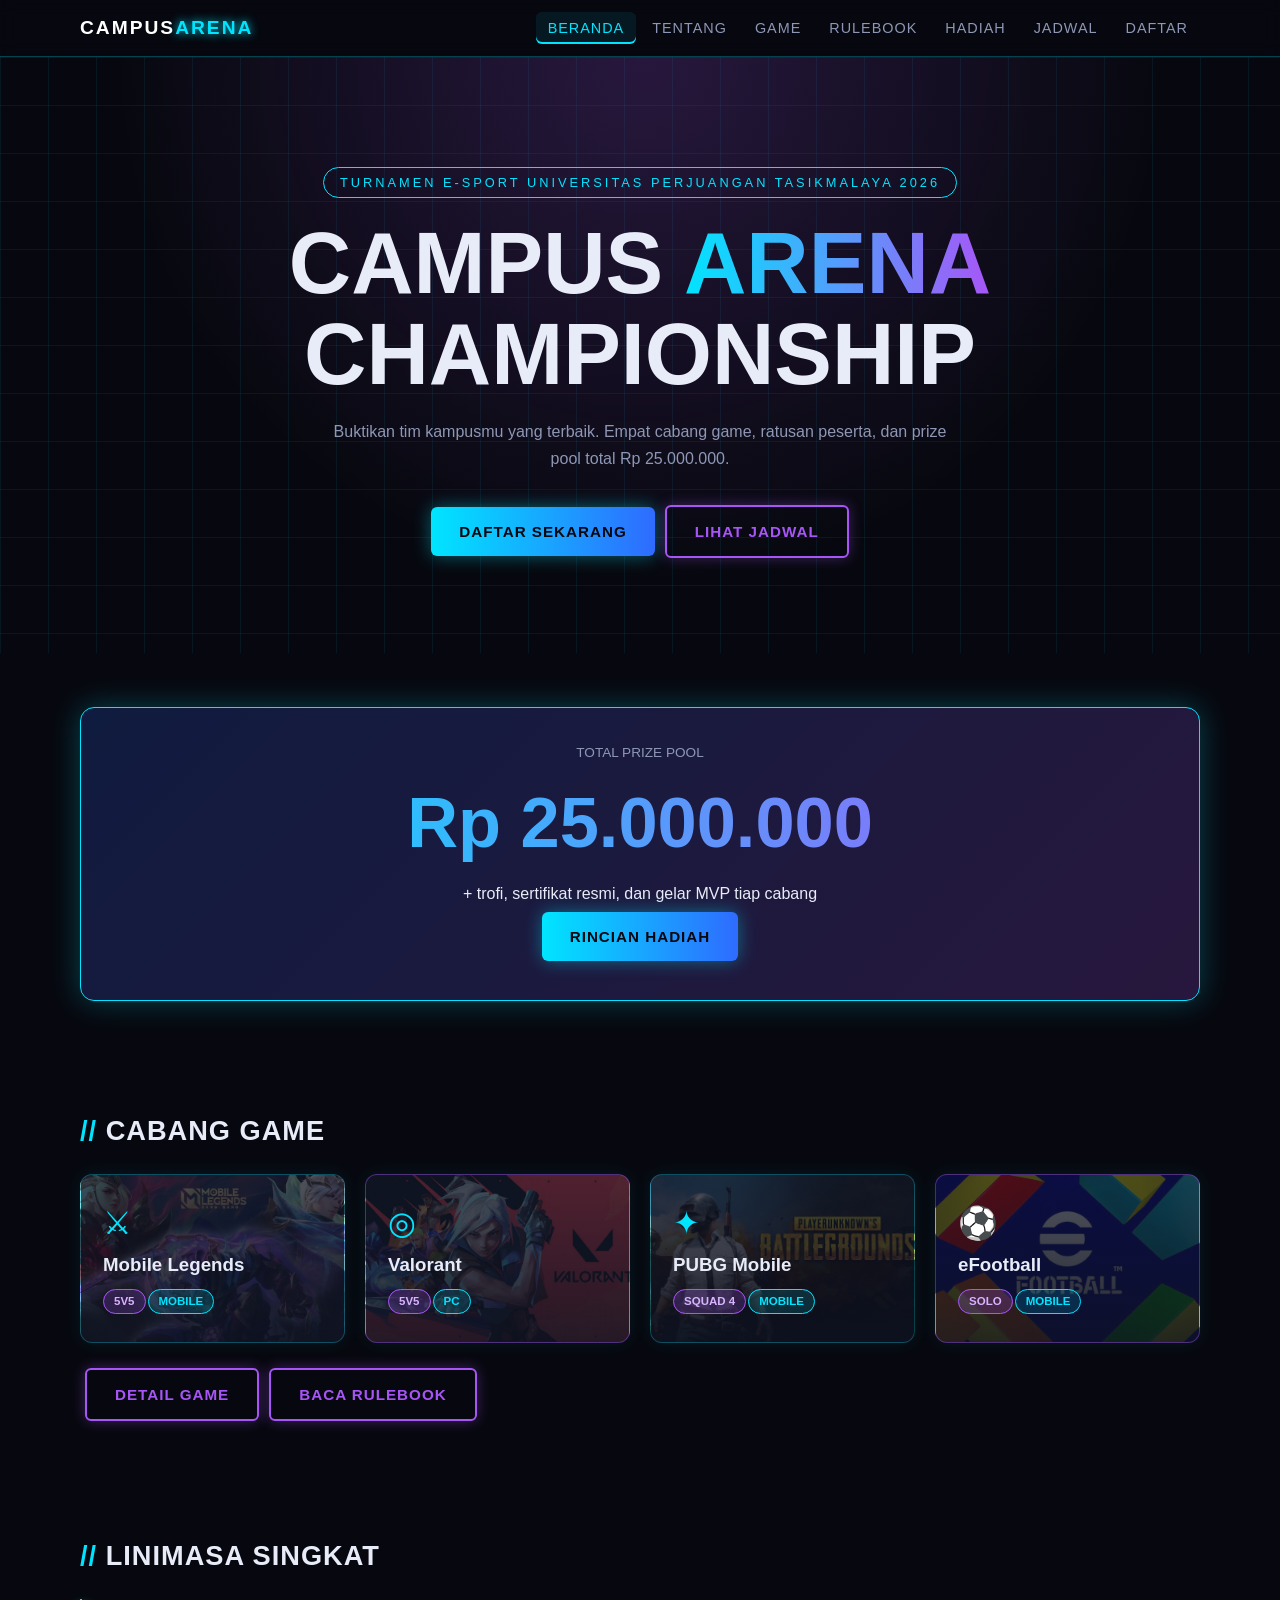
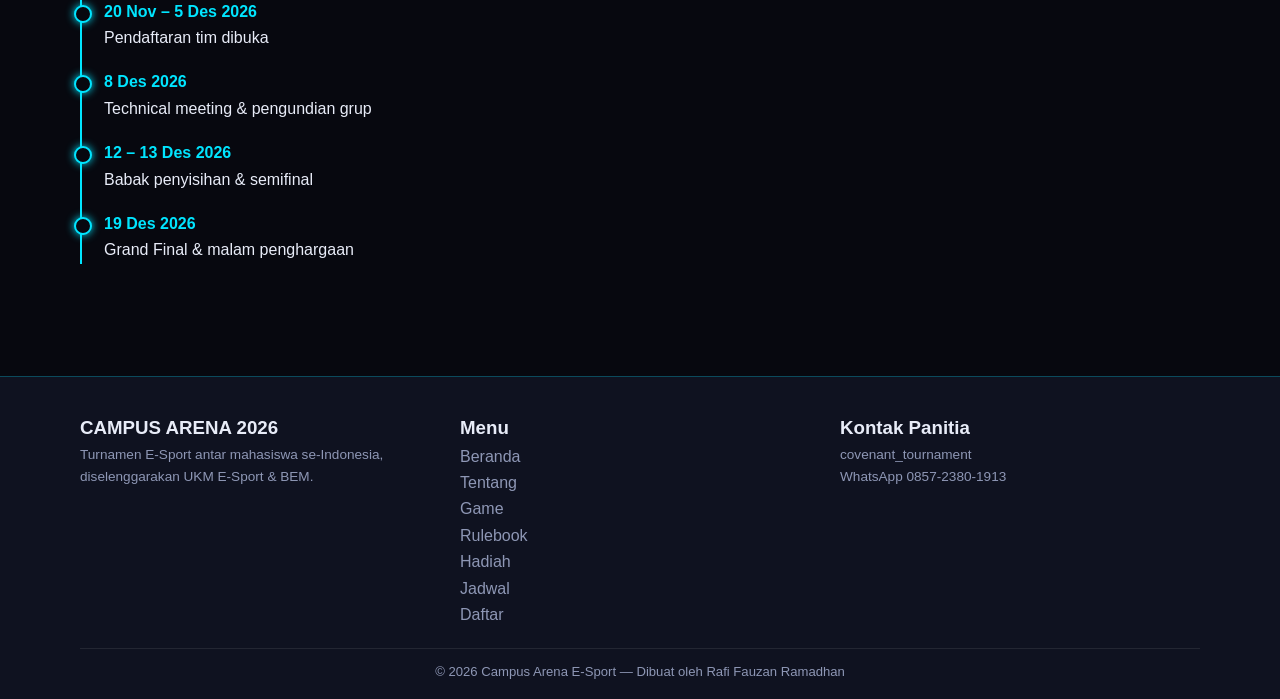
<file: index.html>
<!DOCTYPE html>
<html lang="id">

<head>
    <meta charset="UTF-8">
    <meta name="viewport" content="width=device-width,initial-scale=1">
    <title>Beranda | CAMPUS ARENA 2026</title>
    <link rel="stylesheet" href="css/style.css">
</head>

<body>
    <header id="rafi_fauzan_ramadhan_header">
        <div class="rafi_fauzan_ramadhan_wadah rafi_fauzan_ramadhan_bar"><a class="rafi_fauzan_ramadhan_logo"
                href="index.html">CAMPUS<span>ARENA</span></a>
            <button id="rafi_fauzan_ramadhan_tombol_menu" aria-label="Menu">☰</button>
            <ul id="rafi_fauzan_ramadhan_menu_nav">
                <li><a href="index.html" class="rafi_fauzan_ramadhan_aktif">Beranda</a></li>
                <li><a href="tentang.html">Tentang</a></li>
                <li><a href="game.html">Game</a></li>
                <li><a href="rulebook.html">Rulebook</a></li>
                <li><a href="hadiah.html">Hadiah</a></li>
                <li><a href="jadwal.html">Jadwal</a></li>
                <li><a href="kontak.html">Daftar</a></li>
            </ul>
        </div>
    </header>

    <section class="rafi_fauzan_ramadhan_hero">
        <div class="rafi_fauzan_ramadhan_wadah"><span class="rafi_fauzan_ramadhan_label">TURNAMEN E-SPORT UNIVERSITAS PERJUANGAN TASIKMALAYA
                2026</span>
            <h1>CAMPUS <span class="rafi_fauzan_ramadhan_neon">ARENA</span><br>CHAMPIONSHIP</h1>
            <p>Buktikan tim kampusmu yang terbaik. Empat cabang game, ratusan peserta, dan prize pool total Rp
                25.000.000.</p>
            <a class="rafi_fauzan_ramadhan_tombol" href="kontak.html">Daftar Sekarang</a><a
                class="rafi_fauzan_ramadhan_tombol rafi_fauzan_ramadhan_tombol_garis" href="jadwal.html">Lihat
                Jadwal</a>
        </div>
    </section>
    <section class="rafi_fauzan_ramadhan_seksi">
        <div class="rafi_fauzan_ramadhan_wadah">
            <div class="rafi_fauzan_ramadhan_prize">
                <p class="rafi_fauzan_ramadhan_info">TOTAL PRIZE POOL</p>
                <p class="rafi_fauzan_ramadhan_angka rafi_fauzan_ramadhan_neon">Rp 25.000.000</p>
                <p>+ trofi, sertifikat resmi, dan gelar MVP tiap cabang</p><a class="rafi_fauzan_ramadhan_tombol"
                    href="hadiah.html">Rincian Hadiah</a>
            </div>
        </div>
    </section>
    <section class="rafi_fauzan_ramadhan_seksi">
        <div class="rafi_fauzan_ramadhan_wadah">
            <h2>Cabang Game</h2>
            <div class="rafi_fauzan_ramadhan_grid">
                <div class="rafi_fauzan_ramadhan_kartu rafi_fauzan_ramadhan_bg_ml">
                    <p class="rafi_fauzan_ramadhan_ikon">⚔</p>
                    <h3>Mobile Legends</h3><span class="rafi_fauzan_ramadhan_badge">5v5</span><span
                        class="rafi_fauzan_ramadhan_badge rafi_fauzan_ramadhan_badge_cyan">Mobile</span>
                </div>
                <div class="rafi_fauzan_ramadhan_kartu rafi_fauzan_ramadhan_ungu rafi_fauzan_ramadhan_bg_valorant">
                    <p class="rafi_fauzan_ramadhan_ikon">◎</p>
                    <h3>Valorant</h3><span class="rafi_fauzan_ramadhan_badge">5v5</span><span
                        class="rafi_fauzan_ramadhan_badge rafi_fauzan_ramadhan_badge_cyan">PC</span>
                </div>
                <div class="rafi_fauzan_ramadhan_kartu rafi_fauzan_ramadhan_bg_pubg">
                    <p class="rafi_fauzan_ramadhan_ikon">✦</p>
                    <h3>PUBG Mobile</h3><span class="rafi_fauzan_ramadhan_badge">Squad 4</span><span
                        class="rafi_fauzan_ramadhan_badge rafi_fauzan_ramadhan_badge_cyan">Mobile</span>
                </div>
                <div class="rafi_fauzan_ramadhan_kartu rafi_fauzan_ramadhan_ungu rafi_fauzan_ramadhan_bg_efootball">
                    <p class="rafi_fauzan_ramadhan_ikon">⚽</p>
                    <h3>eFootball</h3><span class="rafi_fauzan_ramadhan_badge">Solo</span><span
                        class="rafi_fauzan_ramadhan_badge rafi_fauzan_ramadhan_badge_cyan">Mobile</span>
                </div>
            </div>
            <p style="margin-top:20px"><a class="rafi_fauzan_ramadhan_tombol rafi_fauzan_ramadhan_tombol_garis"
                    href="game.html">Detail Game</a><a
                    class="rafi_fauzan_ramadhan_tombol rafi_fauzan_ramadhan_tombol_garis" href="rulebook.html">Baca
                    Rulebook</a></p>
        </div>
    </section>
    <section class="rafi_fauzan_ramadhan_seksi">
        <div class="rafi_fauzan_ramadhan_wadah">
            <h2>Linimasa Singkat</h2>
            <ul class="rafi_fauzan_ramadhan_garis">
                <li><b>20 Nov – 5 Des 2026</b><br>Pendaftaran tim dibuka</li>
                <li><b>8 Des 2026</b><br>Technical meeting &amp; pengundian grup</li>
                <li><b>12 – 13 Des 2026</b><br>Babak penyisihan &amp; semifinal</li>
                <li><b>19 Des 2026</b><br>Grand Final &amp; malam penghargaan</li>
            </ul>
        </div>
    </section>
    <footer id="rafi_fauzan_ramadhan_footer">
        <div class="rafi_fauzan_ramadhan_wadah">
            <div class="rafi_fauzan_ramadhan_foot_grid">
                <div>
                    <h3>CAMPUS ARENA 2026</h3>
                    <p class="rafi_fauzan_ramadhan_info">Turnamen E-Sport antar mahasiswa se-Indonesia, diselenggarakan
                        UKM E-Sport &amp; BEM.</p>
                </div>
                <div>
                    <h3>Menu</h3><a href="index.html">Beranda</a><a href="tentang.html">Tentang</a><a
                        href="game.html">Game</a><a href="rulebook.html">Rulebook</a><a href="hadiah.html">Hadiah</a><a
                        href="jadwal.html">Jadwal</a><a href="kontak.html">Daftar</a>
                </div>
                <div>
                    <h3>Kontak Panitia</h3>
                    <p class="rafi_fauzan_ramadhan_info">covenant_tournament<br>WhatsApp 0857-2380-1913</p>
                </div>
            </div>
            <p class="rafi_fauzan_ramadhan_hak">© 2026 Campus Arena E-Sport — Dibuat oleh Rafi Fauzan Ramadhan</p>
        </div>
    </footer>
    <script src="js/script.js"></script>
</body>

</html>
</file>
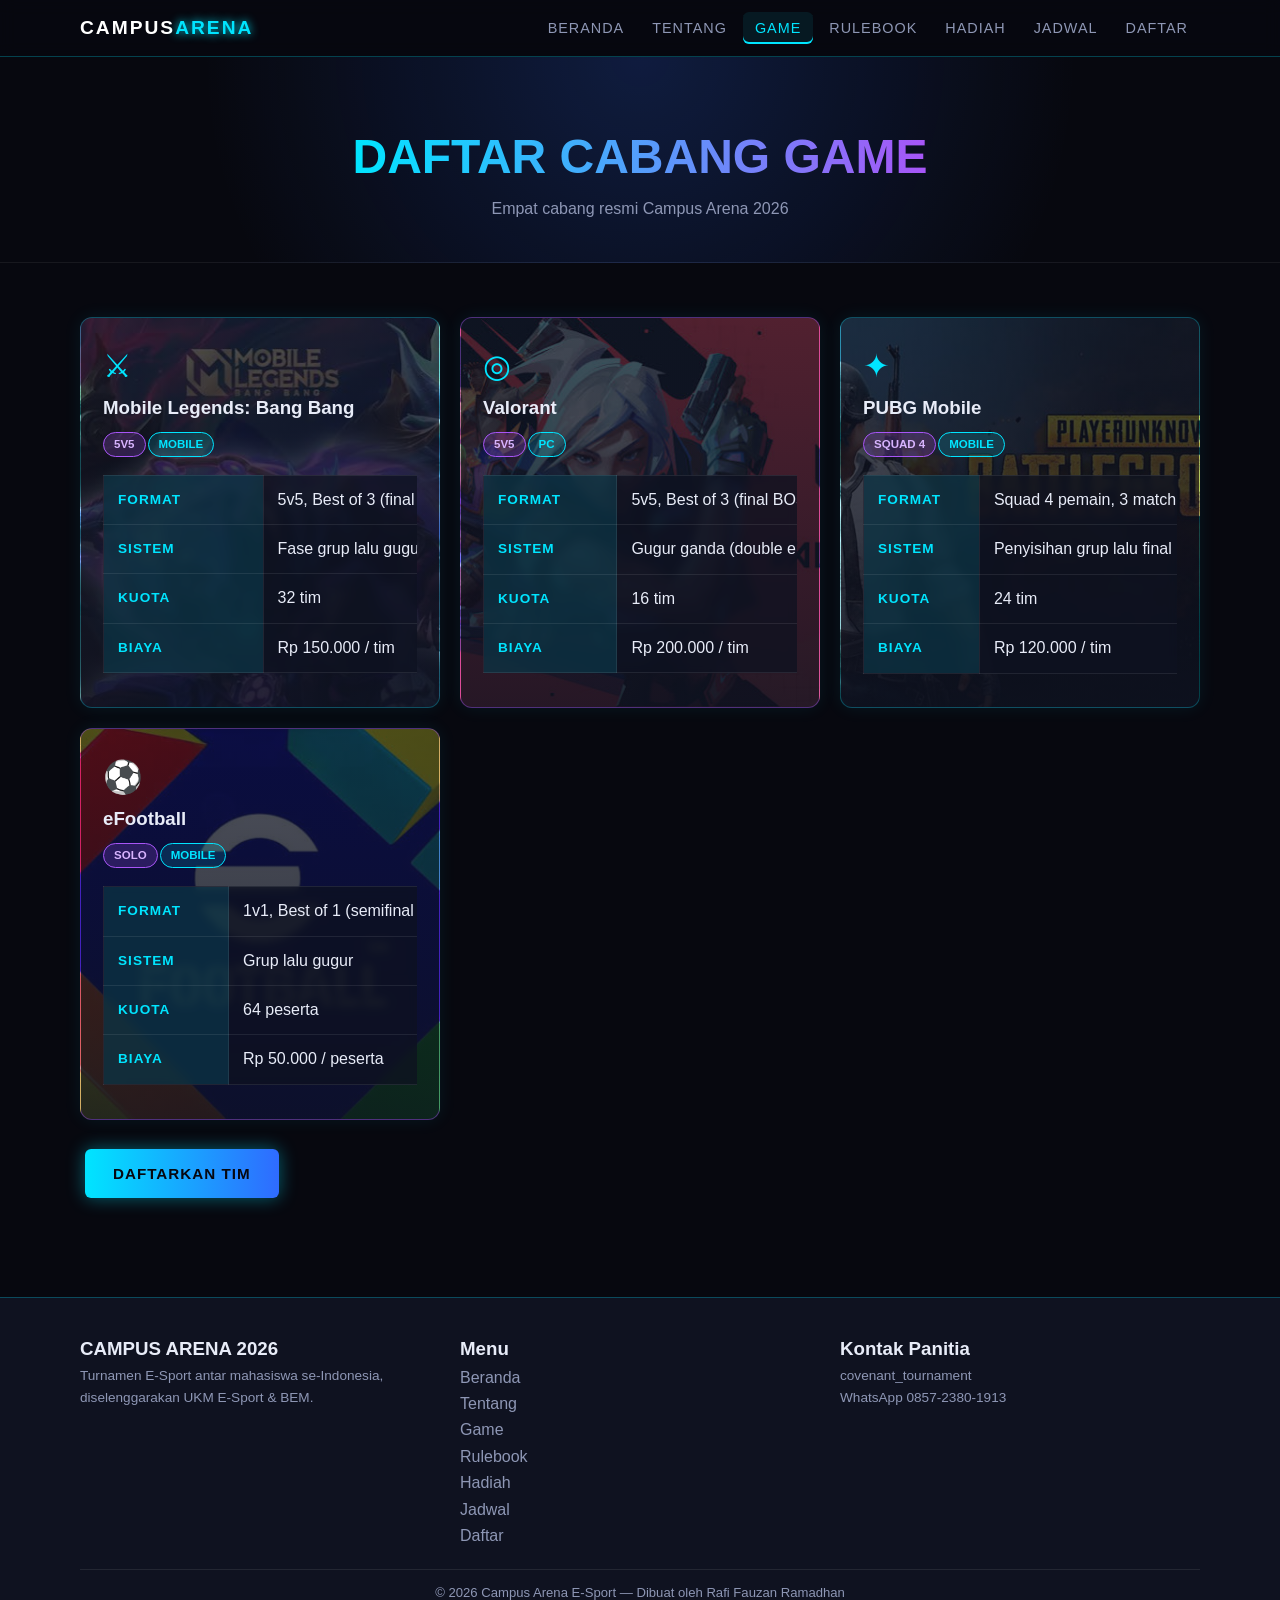
<file: game.html>
<!DOCTYPE html>
<html lang="id">

<head>
    <meta charset="UTF-8">
    <meta name="viewport" content="width=device-width,initial-scale=1">
    <title>Daftar Cabang Game | CAMPUS ARENA 2026</title>
    <link rel="stylesheet" href="css/style.css">
</head>

<body>
    <header id="rafi_fauzan_ramadhan_header">
        <div class="rafi_fauzan_ramadhan_wadah rafi_fauzan_ramadhan_bar"><a class="rafi_fauzan_ramadhan_logo"
                href="index.html">CAMPUS<span>ARENA</span></a>
            <button id="rafi_fauzan_ramadhan_tombol_menu" aria-label="Menu">☰</button>
            <ul id="rafi_fauzan_ramadhan_menu_nav">
                <li><a href="index.html">Beranda</a></li>
                <li><a href="tentang.html">Tentang</a></li>
                <li><a href="game.html" class="rafi_fauzan_ramadhan_aktif">Game</a></li>
                <li><a href="rulebook.html">Rulebook</a></li>
                <li><a href="hadiah.html">Hadiah</a></li>
                <li><a href="jadwal.html">Jadwal</a></li>
                <li><a href="kontak.html">Daftar</a></li>
            </ul>
        </div>
    </header>
    <section class="rafi_fauzan_ramadhan_judul_halaman">
        <div class="rafi_fauzan_ramadhan_wadah">
            <h1><span class="rafi_fauzan_ramadhan_neon">Daftar Cabang Game</span></h1>
            <p>Empat cabang resmi Campus Arena 2026</p>
        </div>
    </section>
    <section class="rafi_fauzan_ramadhan_seksi">
        <div class="rafi_fauzan_ramadhan_wadah">
            <div class="rafi_fauzan_ramadhan_grid" style="grid-template-columns:repeat(auto-fit,minmax(320px,1fr))">
                <div class="rafi_fauzan_ramadhan_kartu rafi_fauzan_ramadhan_bg_ml">
                    <p class="rafi_fauzan_ramadhan_ikon">⚔</p>
                    <h3>Mobile Legends: Bang Bang</h3><span class="rafi_fauzan_ramadhan_badge">5v5</span><span
                        class="rafi_fauzan_ramadhan_badge rafi_fauzan_ramadhan_badge_cyan">Mobile</span>
                    <div class="rafi_fauzan_ramadhan_scroll">
                        <table>
                            <tr>
                                <th>Format</th>
                                <td>5v5, Best of 3 (final BO5)</td>
                            </tr>
                            <tr>
                                <th>Sistem</th>
                                <td>Fase grup lalu gugur</td>
                            </tr>
                            <tr>
                                <th>Kuota</th>
                                <td>32 tim</td>
                            </tr>
                            <tr>
                                <th>Biaya</th>
                                <td>Rp 150.000 / tim</td>
                            </tr>
                        </table>
                    </div>
                </div>
                <div class="rafi_fauzan_ramadhan_kartu rafi_fauzan_ramadhan_ungu rafi_fauzan_ramadhan_bg_valorant">
                    <p class="rafi_fauzan_ramadhan_ikon">◎</p>
                    <h3>Valorant</h3><span class="rafi_fauzan_ramadhan_badge">5v5</span><span
                        class="rafi_fauzan_ramadhan_badge rafi_fauzan_ramadhan_badge_cyan">PC</span>
                    <div class="rafi_fauzan_ramadhan_scroll">
                        <table>
                            <tr>
                                <th>Format</th>
                                <td>5v5, Best of 3 (final BO5)</td>
                            </tr>
                            <tr>
                                <th>Sistem</th>
                                <td>Gugur ganda (double elimination)</td>
                            </tr>
                            <tr>
                                <th>Kuota</th>
                                <td>16 tim</td>
                            </tr>
                            <tr>
                                <th>Biaya</th>
                                <td>Rp 200.000 / tim</td>
                            </tr>
                        </table>
                    </div>
                </div>
                <div class="rafi_fauzan_ramadhan_kartu rafi_fauzan_ramadhan_bg_pubg">
                    <p class="rafi_fauzan_ramadhan_ikon">✦</p>
                    <h3>PUBG Mobile</h3><span class="rafi_fauzan_ramadhan_badge">Squad 4</span><span
                        class="rafi_fauzan_ramadhan_badge rafi_fauzan_ramadhan_badge_cyan">Mobile</span>
                    <div class="rafi_fauzan_ramadhan_scroll">
                        <table>
                            <tr>
                                <th>Format</th>
                                <td>Squad 4 pemain, 3 match per ronde</td>
                            </tr>
                            <tr>
                                <th>Sistem</th>
                                <td>Penyisihan grup lalu final (poin kumulatif)</td>
                            </tr>
                            <tr>
                                <th>Kuota</th>
                                <td>24 tim</td>
                            </tr>
                            <tr>
                                <th>Biaya</th>
                                <td>Rp 120.000 / tim</td>
                            </tr>
                        </table>
                    </div>
                </div>
                <div class="rafi_fauzan_ramadhan_kartu rafi_fauzan_ramadhan_ungu rafi_fauzan_ramadhan_bg_efootball">
                    <p class="rafi_fauzan_ramadhan_ikon">⚽</p>
                    <h3>eFootball</h3><span class="rafi_fauzan_ramadhan_badge">Solo</span><span
                        class="rafi_fauzan_ramadhan_badge rafi_fauzan_ramadhan_badge_cyan">Mobile</span>
                    <div class="rafi_fauzan_ramadhan_scroll">
                        <table>
                            <tr>
                                <th>Format</th>
                                <td>1v1, Best of 1 (semifinal &amp; final BO3)</td>
                            </tr>
                            <tr>
                                <th>Sistem</th>
                                <td>Grup lalu gugur</td>
                            </tr>
                            <tr>
                                <th>Kuota</th>
                                <td>64 peserta</td>
                            </tr>
                            <tr>
                                <th>Biaya</th>
                                <td>Rp 50.000 / peserta</td>
                            </tr>
                        </table>
                    </div>
                </div>
            </div>
            <p style="margin-top:24px"><a class="rafi_fauzan_ramadhan_tombol" href="kontak.html">Daftarkan Tim</a></p>
        </div>
    </section>
    <footer id="rafi_fauzan_ramadhan_footer">
        <div class="rafi_fauzan_ramadhan_wadah">
            <div class="rafi_fauzan_ramadhan_foot_grid">
                <div>
                    <h3>CAMPUS ARENA 2026</h3>
                    <p class="rafi_fauzan_ramadhan_info">Turnamen E-Sport antar mahasiswa se-Indonesia, diselenggarakan
                        UKM E-Sport &amp; BEM.</p>
                </div>
                <div>
                    <h3>Menu</h3><a href="index.html">Beranda</a><a href="tentang.html">Tentang</a><a
                        href="game.html">Game</a><a href="rulebook.html">Rulebook</a><a href="hadiah.html">Hadiah</a><a
                        href="jadwal.html">Jadwal</a><a href="kontak.html">Daftar</a>
                </div>
                <div>
                    <h3>Kontak Panitia</h3>
                    <p class="rafi_fauzan_ramadhan_info">covenant_tournament<br>WhatsApp 0857-2380-1913</p>
                </div>
            </div>
            <p class="rafi_fauzan_ramadhan_hak">© 2026 Campus Arena E-Sport — Dibuat oleh Rafi Fauzan Ramadhan</p>
        </div>
    </footer>
    <script src="js/script.js"></script>
</body>

</html>
</file>
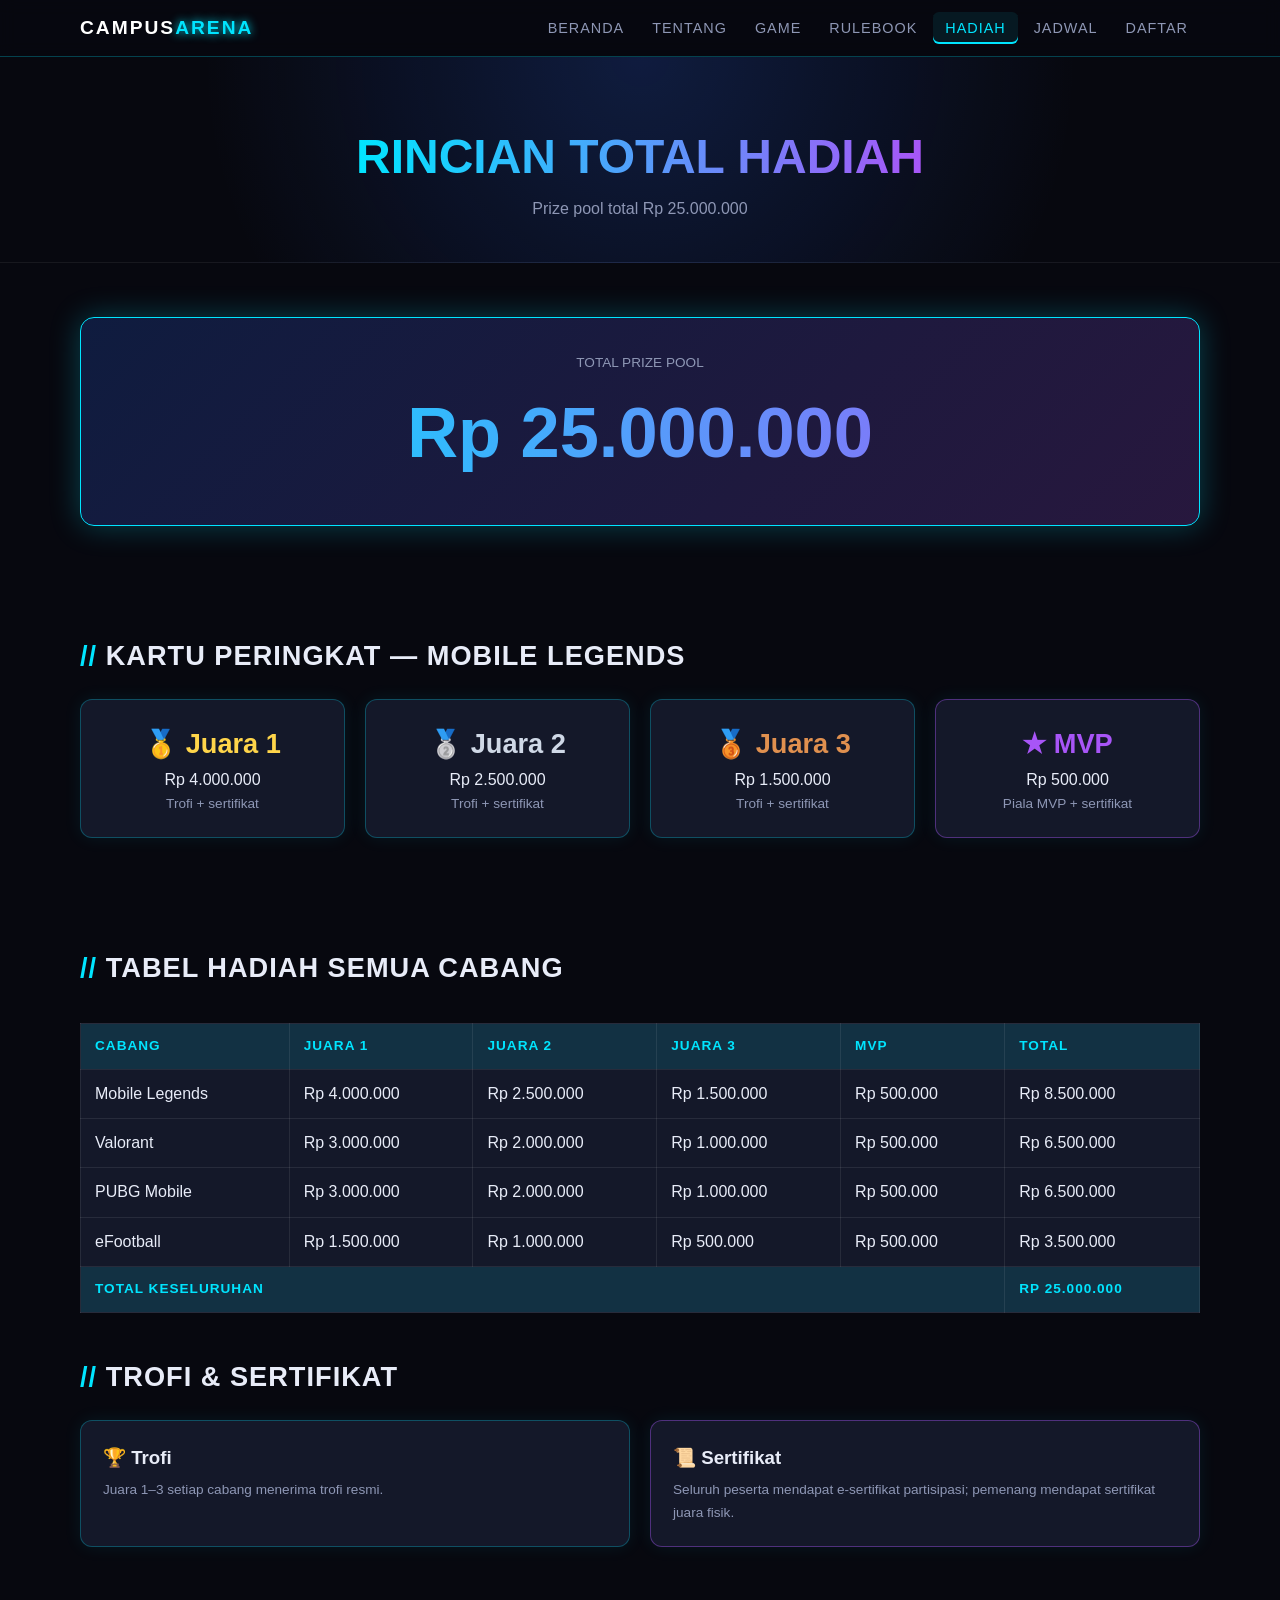
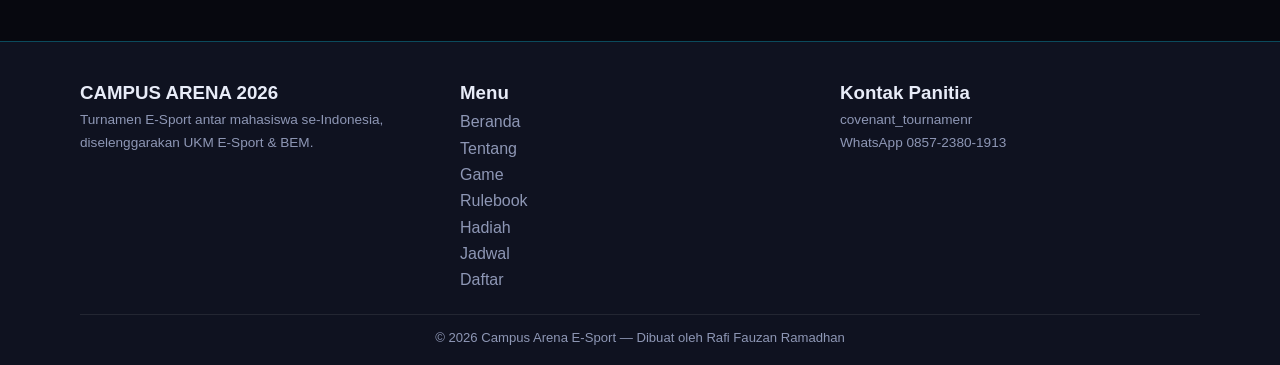
<file: hadiah.html>
<!DOCTYPE html>
<html lang="id">

<head>
    <meta charset="UTF-8">
    <meta name="viewport" content="width=device-width,initial-scale=1">
    <title>Rincian Total Hadiah | CAMPUS ARENA 2026</title>
    <link rel="stylesheet" href="css/style.css">
</head>

<body>
    <header id="rafi_fauzan_ramadhan_header">
        <div class="rafi_fauzan_ramadhan_wadah rafi_fauzan_ramadhan_bar"><a class="rafi_fauzan_ramadhan_logo"
                href="index.html">CAMPUS<span>ARENA</span></a>
            <button id="rafi_fauzan_ramadhan_tombol_menu" aria-label="Menu">☰</button>
            <ul id="rafi_fauzan_ramadhan_menu_nav">
                <li><a href="index.html">Beranda</a></li>
                <li><a href="tentang.html">Tentang</a></li>
                <li><a href="game.html">Game</a></li>
                <li><a href="rulebook.html">Rulebook</a></li>
                <li><a href="hadiah.html" class="rafi_fauzan_ramadhan_aktif">Hadiah</a></li>
                <li><a href="jadwal.html">Jadwal</a></li>
                <li><a href="kontak.html">Daftar</a></li>
            </ul>
        </div>
    </header>
    <section class="rafi_fauzan_ramadhan_judul_halaman">
        <div class="rafi_fauzan_ramadhan_wadah">
            <h1><span class="rafi_fauzan_ramadhan_neon">Rincian Total Hadiah</span></h1>
            <p>Prize pool total Rp 25.000.000</p>
        </div>
    </section>
    <section class="rafi_fauzan_ramadhan_seksi">
        <div class="rafi_fauzan_ramadhan_wadah">
            <div class="rafi_fauzan_ramadhan_prize">
                <p class="rafi_fauzan_ramadhan_info">TOTAL PRIZE POOL</p>
                <p class="rafi_fauzan_ramadhan_angka rafi_fauzan_ramadhan_neon">Rp 25.000.000</p>
            </div>
        </div>
    </section>
    <section class="rafi_fauzan_ramadhan_seksi">
        <div class="rafi_fauzan_ramadhan_wadah">
            <h2>Kartu Peringkat — Mobile Legends</h2>
            <div class="rafi_fauzan_ramadhan_grid">
                <div class="rafi_fauzan_ramadhan_kartu rafi_fauzan_ramadhan_podium">
                    <p class="rafi_fauzan_ramadhan_emas rafi_fauzan_ramadhan_angka">🥇 Juara 1</p>
                    <p>Rp 4.000.000</p>
                    <p class="rafi_fauzan_ramadhan_info">Trofi + sertifikat</p>
                </div>
                <div class="rafi_fauzan_ramadhan_kartu rafi_fauzan_ramadhan_podium">
                    <p class="rafi_fauzan_ramadhan_perak rafi_fauzan_ramadhan_angka">🥈 Juara 2</p>
                    <p>Rp 2.500.000</p>
                    <p class="rafi_fauzan_ramadhan_info">Trofi + sertifikat</p>
                </div>
                <div class="rafi_fauzan_ramadhan_kartu rafi_fauzan_ramadhan_podium">
                    <p class="rafi_fauzan_ramadhan_perunggu rafi_fauzan_ramadhan_angka">🥉 Juara 3</p>
                    <p>Rp 1.500.000</p>
                    <p class="rafi_fauzan_ramadhan_info">Trofi + sertifikat</p>
                </div>
                <div class="rafi_fauzan_ramadhan_kartu rafi_fauzan_ramadhan_podium rafi_fauzan_ramadhan_ungu">
                    <p class="rafi_fauzan_ramadhan_angka" style="color:var(--ungu)">★ MVP</p>
                    <p>Rp 500.000</p>
                    <p class="rafi_fauzan_ramadhan_info">Piala MVP + sertifikat</p>
                </div>
            </div>
        </div>
    </section>
    <section class="rafi_fauzan_ramadhan_seksi">
        <div class="rafi_fauzan_ramadhan_wadah">
            <h2>Tabel Hadiah Semua Cabang</h2>
            <div class="rafi_fauzan_ramadhan_scroll">
                <table>
                    <tr>
                        <th>Cabang</th>
                        <th>Juara 1</th>
                        <th>Juara 2</th>
                        <th>Juara 3</th>
                        <th>MVP</th>
                        <th>Total</th>
                    </tr>
                    <tr>
                        <td>Mobile Legends</td>
                        <td>Rp 4.000.000</td>
                        <td>Rp 2.500.000</td>
                        <td>Rp 1.500.000</td>
                        <td>Rp 500.000</td>
                        <td>Rp 8.500.000</td>
                    </tr>
                    <tr>
                        <td>Valorant</td>
                        <td>Rp 3.000.000</td>
                        <td>Rp 2.000.000</td>
                        <td>Rp 1.000.000</td>
                        <td>Rp 500.000</td>
                        <td>Rp 6.500.000</td>
                    </tr>
                    <tr>
                        <td>PUBG Mobile</td>
                        <td>Rp 3.000.000</td>
                        <td>Rp 2.000.000</td>
                        <td>Rp 1.000.000</td>
                        <td>Rp 500.000</td>
                        <td>Rp 6.500.000</td>
                    </tr>
                    <tr>
                        <td>eFootball</td>
                        <td>Rp 1.500.000</td>
                        <td>Rp 1.000.000</td>
                        <td>Rp 500.000</td>
                        <td>Rp 500.000</td>
                        <td>Rp 3.500.000</td>
                    </tr>
                    <tr>
                        <th colspan="5">Total Keseluruhan</th>
                        <th>Rp 25.000.000</th>
                    </tr>
                </table>
            </div>
            <h2 style="margin-top:30px">Trofi &amp; Sertifikat</h2>
            <div class="rafi_fauzan_ramadhan_grid">
                <div class="rafi_fauzan_ramadhan_kartu">
                    <h3>🏆 Trofi</h3>
                    <p class="rafi_fauzan_ramadhan_info">Juara 1–3 setiap cabang menerima trofi resmi.</p>
                </div>
                <div class="rafi_fauzan_ramadhan_kartu rafi_fauzan_ramadhan_ungu">
                    <h3>📜 Sertifikat</h3>
                    <p class="rafi_fauzan_ramadhan_info">Seluruh peserta mendapat e-sertifikat partisipasi; pemenang
                        mendapat sertifikat juara fisik.</p>
                </div>
            </div>
        </div>
    </section>
    <footer id="rafi_fauzan_ramadhan_footer">
        <div class="rafi_fauzan_ramadhan_wadah">
            <div class="rafi_fauzan_ramadhan_foot_grid">
                <div>
                    <h3>CAMPUS ARENA 2026</h3>
                    <p class="rafi_fauzan_ramadhan_info">Turnamen E-Sport antar mahasiswa se-Indonesia, diselenggarakan
                        UKM E-Sport &amp; BEM.</p>
                </div>
                <div>
                    <h3>Menu</h3><a href="index.html">Beranda</a><a href="tentang.html">Tentang</a><a
                        href="game.html">Game</a><a href="rulebook.html">Rulebook</a><a href="hadiah.html">Hadiah</a><a
                        href="jadwal.html">Jadwal</a><a href="kontak.html">Daftar</a>
                </div>
                <div>
                    <h3>Kontak Panitia</h3>
                    <p class="rafi_fauzan_ramadhan_info">covenant_tournamenr<br>WhatsApp 0857-2380-1913</p>
                </div>
            </div>
            <p class="rafi_fauzan_ramadhan_hak">© 2026 Campus Arena E-Sport — Dibuat oleh Rafi Fauzan Ramadhan</p>
        </div>
    </footer>
    <script src="js/script.js"></script>
</body>

</html>
</file>
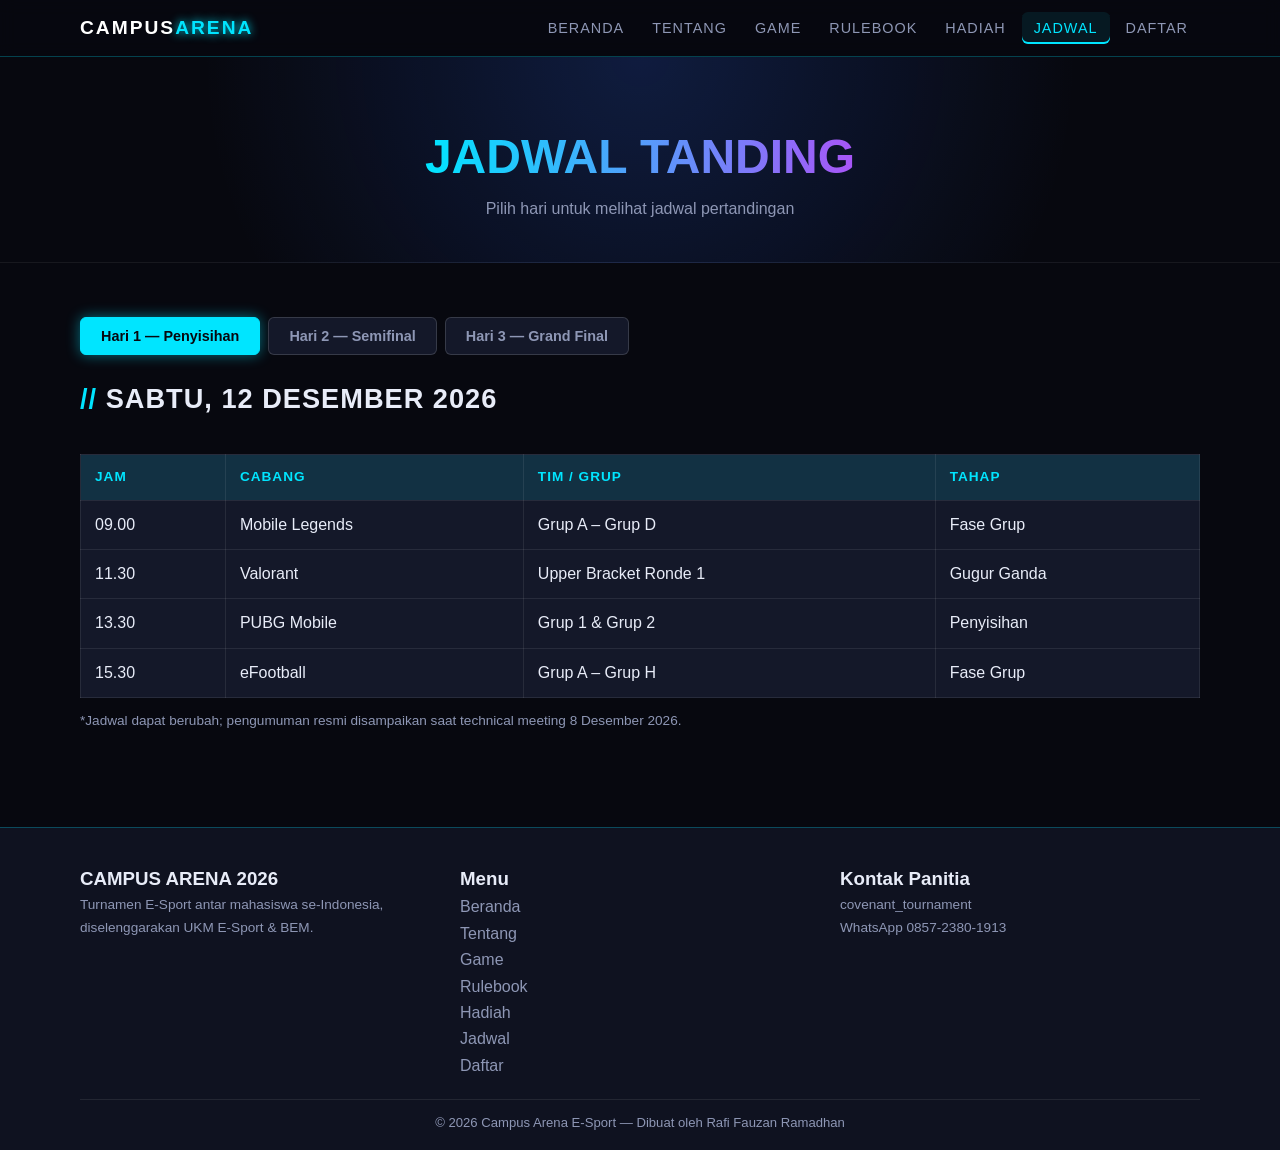
<file: jadwal.html>
<!DOCTYPE html>
<html lang="id">

<head>
    <meta charset="UTF-8">
    <meta name="viewport" content="width=device-width,initial-scale=1">
    <title>Jadwal Tanding | CAMPUS ARENA 2026</title>
    <link rel="stylesheet" href="css/style.css">
</head>

<body>
    <header id="rafi_fauzan_ramadhan_header">
        <div class="rafi_fauzan_ramadhan_wadah rafi_fauzan_ramadhan_bar"><a class="rafi_fauzan_ramadhan_logo"
                href="index.html">CAMPUS<span>ARENA</span></a>
            <button id="rafi_fauzan_ramadhan_tombol_menu" aria-label="Menu">☰</button>
            <ul id="rafi_fauzan_ramadhan_menu_nav">
                <li><a href="index.html">Beranda</a></li>
                <li><a href="tentang.html">Tentang</a></li>
                <li><a href="game.html">Game</a></li>
                <li><a href="rulebook.html">Rulebook</a></li>
                <li><a href="hadiah.html">Hadiah</a></li>
                <li><a href="jadwal.html" class="rafi_fauzan_ramadhan_aktif">Jadwal</a></li>
                <li><a href="kontak.html">Daftar</a></li>
            </ul>
        </div>
    </header>
    <section class="rafi_fauzan_ramadhan_judul_halaman">
        <div class="rafi_fauzan_ramadhan_wadah">
            <h1><span class="rafi_fauzan_ramadhan_neon">Jadwal Tanding</span></h1>
            <p>Pilih hari untuk melihat jadwal pertandingan</p>
        </div>
    </section>
    <section class="rafi_fauzan_ramadhan_seksi">
        <div class="rafi_fauzan_ramadhan_wadah">
            <div class="rafi_fauzan_ramadhan_tab_bar">
                <button class="rafi_fauzan_ramadhan_aktif" data-target="rafi_fauzan_ramadhan_hari1">Hari 1 —
                    Penyisihan</button><button data-target="rafi_fauzan_ramadhan_hari2">Hari 2 —
                    Semifinal</button><button data-target="rafi_fauzan_ramadhan_hari3">Hari 3 — Grand Final</button>
            </div>
            <div class="rafi_fauzan_ramadhan_panel rafi_fauzan_ramadhan_aktif" id="rafi_fauzan_ramadhan_hari1">
                <h2>Sabtu, 12 Desember 2026</h2>
                <div class="rafi_fauzan_ramadhan_scroll">
                    <table>
                        <tr>
                            <th>Jam</th>
                            <th>Cabang</th>
                            <th>Tim / Grup</th>
                            <th>Tahap</th>
                        </tr>
                        <tr>
                            <td>09.00</td>
                            <td>Mobile Legends</td>
                            <td>Grup A – Grup D</td>
                            <td>Fase Grup</td>
                        </tr>
                        <tr>
                            <td>11.30</td>
                            <td>Valorant</td>
                            <td>Upper Bracket Ronde 1</td>
                            <td>Gugur Ganda</td>
                        </tr>
                        <tr>
                            <td>13.30</td>
                            <td>PUBG Mobile</td>
                            <td>Grup 1 &amp; Grup 2</td>
                            <td>Penyisihan</td>
                        </tr>
                        <tr>
                            <td>15.30</td>
                            <td>eFootball</td>
                            <td>Grup A – Grup H</td>
                            <td>Fase Grup</td>
                        </tr>
                    </table>
                </div>
            </div>
            <div class="rafi_fauzan_ramadhan_panel" id="rafi_fauzan_ramadhan_hari2">
                <h2>Minggu, 13 Desember 2026</h2>
                <div class="rafi_fauzan_ramadhan_scroll">
                    <table>
                        <tr>
                            <th>Jam</th>
                            <th>Cabang</th>
                            <th>Tim / Grup</th>
                            <th>Tahap</th>
                        </tr>
                        <tr>
                            <td>09.00</td>
                            <td>Mobile Legends</td>
                            <td>Semifinal 1 &amp; 2 (BO3)</td>
                            <td>Semifinal</td>
                        </tr>
                        <tr>
                            <td>11.30</td>
                            <td>Valorant</td>
                            <td>Lower Final &amp; Upper Final</td>
                            <td>Semifinal</td>
                        </tr>
                        <tr>
                            <td>13.30</td>
                            <td>PUBG Mobile</td>
                            <td>Top 12 tim</td>
                            <td>Final Ronde</td>
                        </tr>
                        <tr>
                            <td>15.30</td>
                            <td>eFootball</td>
                            <td>Semifinal 1 &amp; 2 (BO3)</td>
                            <td>Semifinal</td>
                        </tr>
                    </table>
                </div>
            </div>
            <div class="rafi_fauzan_ramadhan_panel" id="rafi_fauzan_ramadhan_hari3">
                <h2>Sabtu, 19 Desember 2026</h2>
                <div class="rafi_fauzan_ramadhan_scroll">
                    <table>
                        <tr>
                            <th>Jam</th>
                            <th>Cabang</th>
                            <th>Tim / Grup</th>
                            <th>Tahap</th>
                        </tr>
                        <tr>
                            <td>10.00</td>
                            <td>eFootball</td>
                            <td>Final &amp; Perebutan Juara 3</td>
                            <td>Grand Final</td>
                        </tr>
                        <tr>
                            <td>12.30</td>
                            <td>PUBG Mobile</td>
                            <td>Top 4 tim</td>
                            <td>Grand Final</td>
                        </tr>
                        <tr>
                            <td>15.00</td>
                            <td>Valorant</td>
                            <td>Grand Final (BO5)</td>
                            <td>Grand Final</td>
                        </tr>
                        <tr>
                            <td>17.30</td>
                            <td>Mobile Legends</td>
                            <td>Grand Final (BO5)</td>
                            <td>Grand Final</td>
                        </tr>
                        <tr>
                            <td>20.00</td>
                            <td>Seremoni</td>
                            <td>Penyerahan hadiah &amp; penutupan</td>
                            <td>Penutup</td>
                        </tr>
                    </table>
                </div>
            </div>
            <p class="rafi_fauzan_ramadhan_info">*Jadwal dapat berubah; pengumuman resmi disampaikan saat technical
                meeting 8 Desember 2026.</p>
        </div>
    </section>
    <footer id="rafi_fauzan_ramadhan_footer">
        <div class="rafi_fauzan_ramadhan_wadah">
            <div class="rafi_fauzan_ramadhan_foot_grid">
                <div>
                    <h3>CAMPUS ARENA 2026</h3>
                    <p class="rafi_fauzan_ramadhan_info">Turnamen E-Sport antar mahasiswa se-Indonesia, diselenggarakan
                        UKM E-Sport &amp; BEM.</p>
                </div>
                <div>
                    <h3>Menu</h3><a href="index.html">Beranda</a><a href="tentang.html">Tentang</a><a
                        href="game.html">Game</a><a href="rulebook.html">Rulebook</a><a href="hadiah.html">Hadiah</a><a
                        href="jadwal.html">Jadwal</a><a href="kontak.html">Daftar</a>
                </div>
                <div>
                    <h3>Kontak Panitia</h3>
                    <p class="rafi_fauzan_ramadhan_info">covenant_tournament<br>WhatsApp 0857-2380-1913</p>
                </div>
            </div>
            <p class="rafi_fauzan_ramadhan_hak">© 2026 Campus Arena E-Sport — Dibuat oleh Rafi Fauzan Ramadhan</p>
        </div>
    </footer>
    <script src="js/script.js"></script>
</body>

</html>
</file>
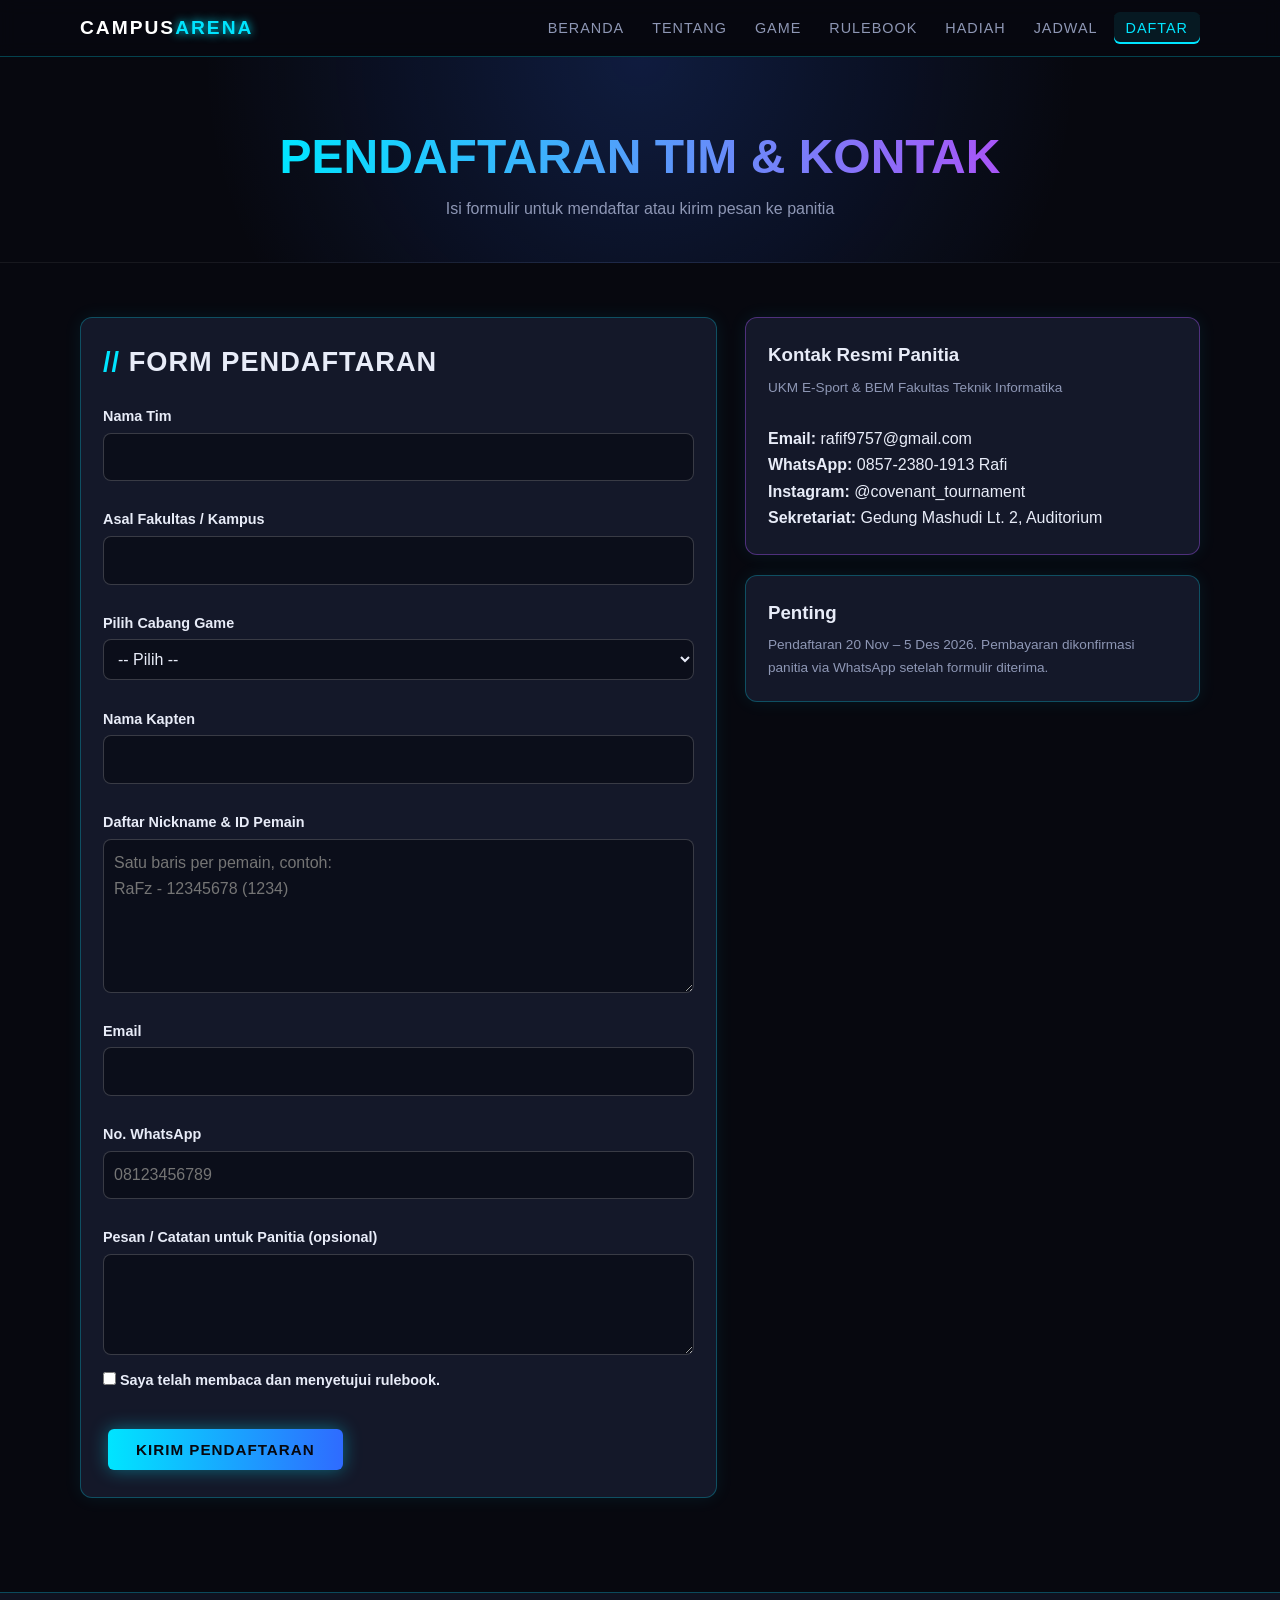
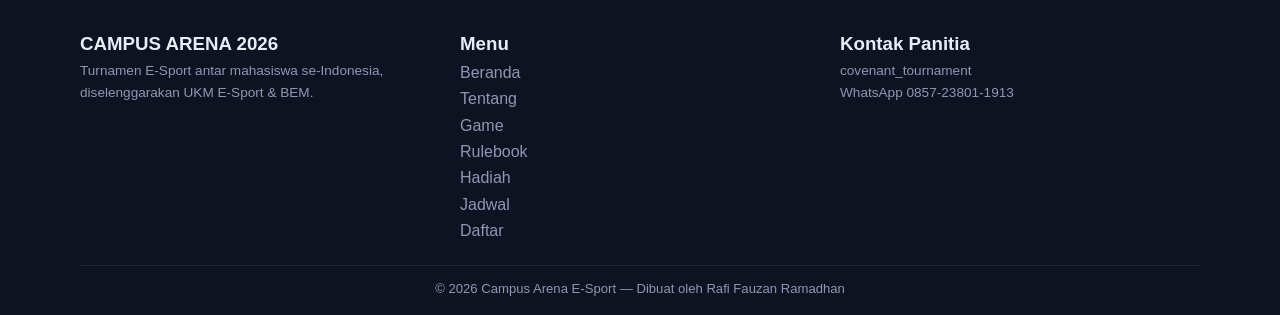
<file: kontak.html>
<!DOCTYPE html>
<html lang="id">

<head>
    <meta charset="UTF-8">
    <meta name="viewport" content="width=device-width,initial-scale=1">
    <title>Pendaftaran Tim &amp; Kontak | CAMPUS ARENA 2026</title>
    <link rel="stylesheet" href="css/style.css">
</head>

<body>
    <header id="rafi_fauzan_ramadhan_header">
        <div class="rafi_fauzan_ramadhan_wadah rafi_fauzan_ramadhan_bar"><a class="rafi_fauzan_ramadhan_logo"
                href="index.html">CAMPUS<span>ARENA</span></a>
            <button id="rafi_fauzan_ramadhan_tombol_menu" aria-label="Menu">☰</button>
            <ul id="rafi_fauzan_ramadhan_menu_nav">
                <li><a href="index.html">Beranda</a></li>
                <li><a href="tentang.html">Tentang</a></li>
                <li><a href="game.html">Game</a></li>
                <li><a href="rulebook.html">Rulebook</a></li>
                <li><a href="hadiah.html">Hadiah</a></li>
                <li><a href="jadwal.html">Jadwal</a></li>
                <li><a href="kontak.html" class="rafi_fauzan_ramadhan_aktif">Daftar</a></li>
            </ul>
        </div>
    </header>
    <section class="rafi_fauzan_ramadhan_judul_halaman">
        <div class="rafi_fauzan_ramadhan_wadah">
            <h1><span class="rafi_fauzan_ramadhan_neon">Pendaftaran Tim &amp; Kontak</span></h1>
            <p>Isi formulir untuk mendaftar atau kirim pesan ke panitia</p>
        </div>
    </section>
    <section class="rafi_fauzan_ramadhan_seksi">
        <div class="rafi_fauzan_ramadhan_wadah rafi_fauzan_ramadhan_dua">
            <form id="rafi_fauzan_ramadhan_form_kontak" class="rafi_fauzan_ramadhan_kartu rafi_fauzan_ramadhan_form"
                novalidate>
                <h2>Form Pendaftaran</h2>
                <div class="rafi_fauzan_ramadhan_baris"><label for="rafi_fauzan_ramadhan_tim">Nama Tim</label><input
                        id="rafi_fauzan_ramadhan_tim" type="text"><span class="rafi_fauzan_ramadhan_galat"
                        id="rafi_fauzan_ramadhan_tim_galat"></span></div>
                <div class="rafi_fauzan_ramadhan_baris"><label for="rafi_fauzan_ramadhan_asal">Asal Fakultas /
                        Kampus</label><input id="rafi_fauzan_ramadhan_asal" type="text"><span
                        class="rafi_fauzan_ramadhan_galat" id="rafi_fauzan_ramadhan_asal_galat"></span></div>
                <div class="rafi_fauzan_ramadhan_baris"><label for="rafi_fauzan_ramadhan_game">Pilih Cabang
                        Game</label><select id="rafi_fauzan_ramadhan_game">
                        <option value="">-- Pilih --</option>
                        <option>Mobile Legends</option>
                        <option>Valorant</option>
                        <option>PUBG Mobile</option>
                        <option>eFootball</option>
                    </select><span class="rafi_fauzan_ramadhan_galat" id="rafi_fauzan_ramadhan_game_galat"></span></div>
                <div class="rafi_fauzan_ramadhan_baris"><label for="rafi_fauzan_ramadhan_kapten">Nama
                        Kapten</label><input id="rafi_fauzan_ramadhan_kapten" type="text"><span
                        class="rafi_fauzan_ramadhan_galat" id="rafi_fauzan_ramadhan_kapten_galat"></span></div>
                <div class="rafi_fauzan_ramadhan_baris"><label for="rafi_fauzan_ramadhan_pemain">Daftar Nickname &amp;
                        ID Pemain</label><textarea id="rafi_fauzan_ramadhan_pemain" rows="5"
                        placeholder="Satu baris per pemain, contoh:&#10;RaFz - 12345678 (1234)"></textarea><span
                        class="rafi_fauzan_ramadhan_galat" id="rafi_fauzan_ramadhan_pemain_galat"></span></div>
                <div class="rafi_fauzan_ramadhan_baris"><label for="rafi_fauzan_ramadhan_email">Email</label><input
                        id="rafi_fauzan_ramadhan_email" type="email"><span class="rafi_fauzan_ramadhan_galat"
                        id="rafi_fauzan_ramadhan_email_galat"></span></div>
                <div class="rafi_fauzan_ramadhan_baris"><label for="rafi_fauzan_ramadhan_wa">No. WhatsApp</label><input
                        id="rafi_fauzan_ramadhan_wa" type="tel" placeholder="08123456789"><span
                        class="rafi_fauzan_ramadhan_galat" id="rafi_fauzan_ramadhan_wa_galat"></span></div>
                <div class="rafi_fauzan_ramadhan_baris"><label for="rafi_fauzan_ramadhan_catatan">Pesan / Catatan untuk
                        Panitia (opsional)</label><textarea id="rafi_fauzan_ramadhan_catatan" rows="3"></textarea></div>
                <div class="rafi_fauzan_ramadhan_baris"><label><input id="rafi_fauzan_ramadhan_setuju" type="checkbox">
                        Saya telah membaca dan menyetujui rulebook.</label><span class="rafi_fauzan_ramadhan_galat"
                        id="rafi_fauzan_ramadhan_setuju_galat"></span></div>
                <button class="rafi_fauzan_ramadhan_tombol" type="submit">Kirim Pendaftaran</button>
            </form>
            <div>
                <div class="rafi_fauzan_ramadhan_kartu rafi_fauzan_ramadhan_ungu">
                    <h3>Kontak Resmi Panitia</h3>
                    <p class="rafi_fauzan_ramadhan_info">UKM E-Sport &amp; BEM Fakultas Teknik Informatika</p><br>
                    <p><b>Email:</b> rafif9757@gmail.com<br><b>WhatsApp:</b> 0857-2380-1913
                        Rafi<br><b>Instagram:</b> @covenant_tournament<br><b>Sekretariat:</b> Gedung Mashudi Lt.
                        2, Auditorium</p>
                </div>
                <div class="rafi_fauzan_ramadhan_kartu" style="margin-top:20px">
                    <h3>Penting</h3>
                    <p class="rafi_fauzan_ramadhan_info">Pendaftaran 20 Nov – 5 Des 2026. Pembayaran dikonfirmasi
                        panitia via WhatsApp setelah formulir diterima.</p>
                </div>
            </div>
        </div>
    </section>
    <div id="rafi_fauzan_ramadhan_modal">
        <div class="rafi_fauzan_ramadhan_modal_isi">
            <h3>✅ Pendaftaran Berhasil Dikirim</h3>
            <p class="rafi_fauzan_ramadhan_info">Ringkasan data yang Anda kirim:</p>
            <dl id="rafi_fauzan_ramadhan_ringkasan"></dl><button id="rafi_fauzan_ramadhan_tutup_modal"
                class="rafi_fauzan_ramadhan_tombol" type="button">Tutup</button>
        </div>
    </div>
    <footer id="rafi_fauzan_ramadhan_footer">
        <div class="rafi_fauzan_ramadhan_wadah">
            <div class="rafi_fauzan_ramadhan_foot_grid">
                <div>
                    <h3>CAMPUS ARENA 2026</h3>
                    <p class="rafi_fauzan_ramadhan_info">Turnamen E-Sport antar mahasiswa se-Indonesia, diselenggarakan
                        UKM E-Sport &amp; BEM.</p>
                </div>
                <div>
                    <h3>Menu</h3><a href="index.html">Beranda</a><a href="tentang.html">Tentang</a><a
                        href="game.html">Game</a><a href="rulebook.html">Rulebook</a><a href="hadiah.html">Hadiah</a><a
                        href="jadwal.html">Jadwal</a><a href="kontak.html">Daftar</a>
                </div>
                <div>
                    <h3>Kontak Panitia</h3>
                    <p class="rafi_fauzan_ramadhan_info">covenant_tournament<br>WhatsApp 0857-23801-1913</p>
                </div>
            </div>
            <p class="rafi_fauzan_ramadhan_hak">© 2026 Campus Arena E-Sport — Dibuat oleh Rafi Fauzan Ramadhan</p>
        </div>
    </footer>
    <script src="js/script.js"></script>
</body>

</html>
</file>
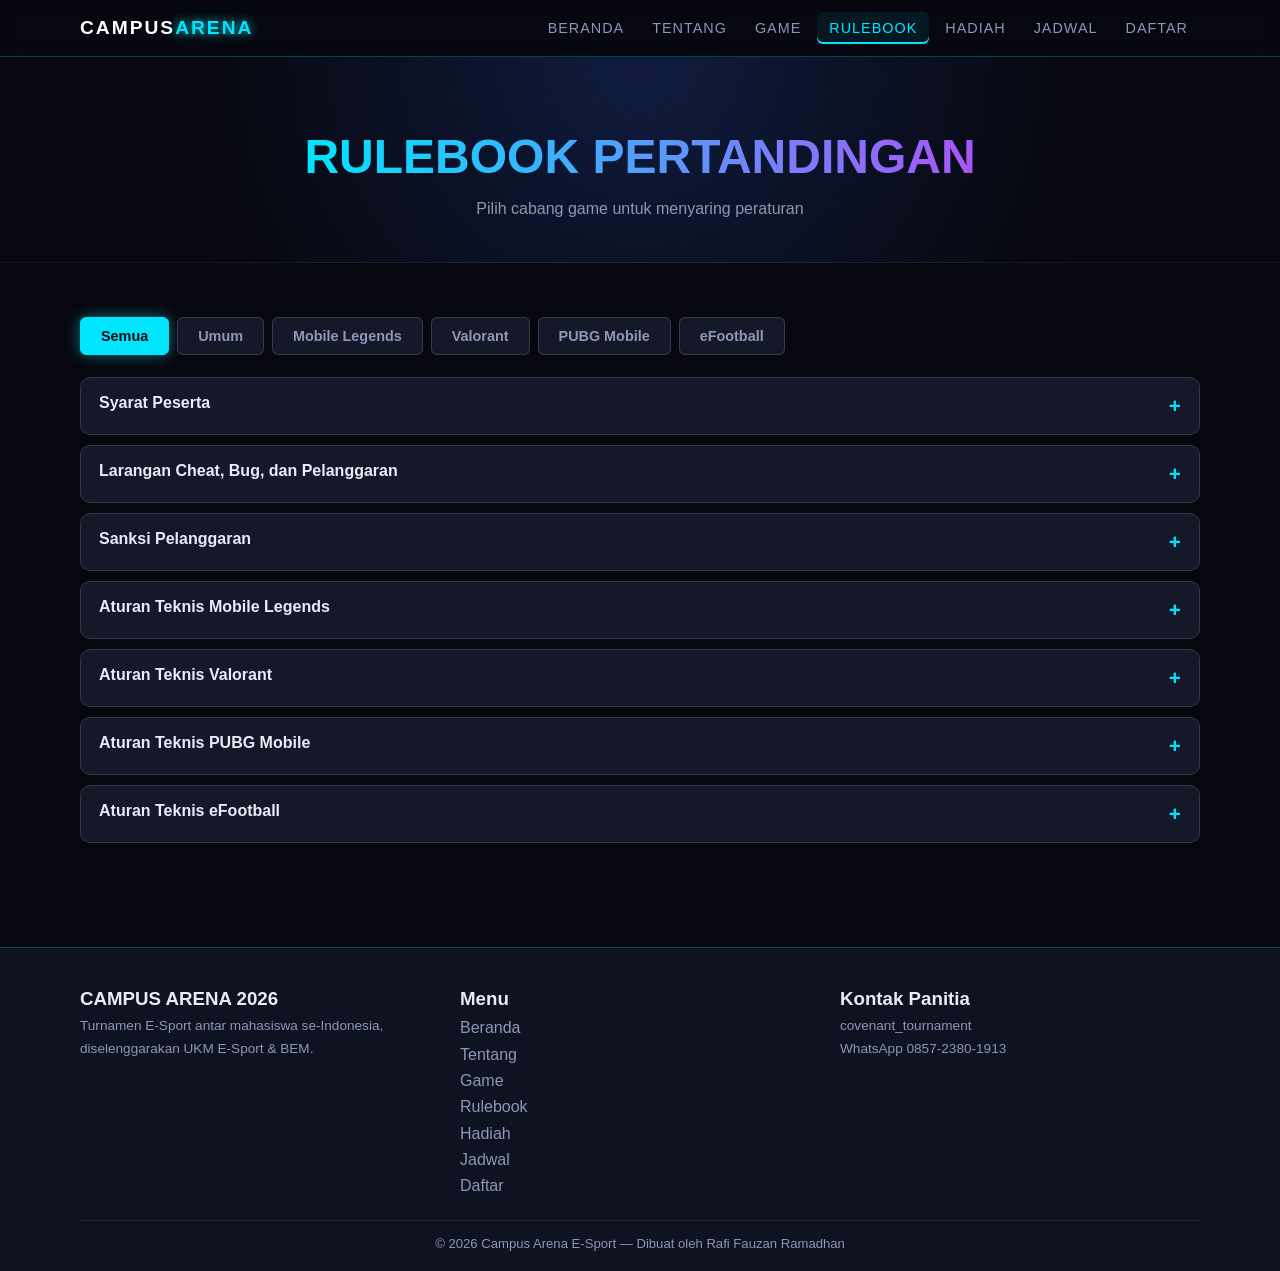
<file: rulebook.html>
<!DOCTYPE html>
<html lang="id">

<head>
    <meta charset="UTF-8">
    <meta name="viewport" content="width=device-width,initial-scale=1">
    <title>Rulebook Pertandingan | CAMPUS ARENA 2026</title>
    <link rel="stylesheet" href="css/style.css">
</head>

<body>
    <header id="rafi_fauzan_ramadhan_header">
        <div class="rafi_fauzan_ramadhan_wadah rafi_fauzan_ramadhan_bar"><a class="rafi_fauzan_ramadhan_logo"
                href="index.html">CAMPUS<span>ARENA</span></a>
            <button id="rafi_fauzan_ramadhan_tombol_menu" aria-label="Menu">☰</button>
            <ul id="rafi_fauzan_ramadhan_menu_nav">
                <li><a href="index.html">Beranda</a></li>
                <li><a href="tentang.html">Tentang</a></li>
                <li><a href="game.html">Game</a></li>
                <li><a href="rulebook.html" class="rafi_fauzan_ramadhan_aktif">Rulebook</a></li>
                <li><a href="hadiah.html">Hadiah</a></li>
                <li><a href="jadwal.html">Jadwal</a></li>
                <li><a href="kontak.html">Daftar</a></li>
            </ul>
        </div>
    </header>
    <section class="rafi_fauzan_ramadhan_judul_halaman">
        <div class="rafi_fauzan_ramadhan_wadah">
            <h1><span class="rafi_fauzan_ramadhan_neon">Rulebook Pertandingan</span></h1>
            <p>Pilih cabang game untuk menyaring peraturan</p>
        </div>
    </section>
    <section class="rafi_fauzan_ramadhan_seksi">
        <div class="rafi_fauzan_ramadhan_wadah">
            <div class="rafi_fauzan_ramadhan_filter">
                <button class="rafi_fauzan_ramadhan_aktif" data-game="semua">Semua</button><button
                    data-game="umum">Umum</button><button data-game="mlbb">Mobile Legends</button><button
                    data-game="valorant">Valorant</button><button data-game="pubgm">PUBG Mobile</button><button
                    data-game="efootball">eFootball</button>
            </div>
            <div class="rafi_fauzan_ramadhan_aturan" data-game="umum"><button class="rafi_fauzan_ramadhan_aturan_judul"
                    type="button">Syarat Peserta</button>
                <div class="rafi_fauzan_ramadhan_aturan_isi">
                    <ul>
                        <li>Wajib mahasiswa aktif, dibuktikan KTM atau surat keterangan aktif kuliah.</li>
                        <li>Satu pemain hanya boleh terdaftar di satu tim pada cabang yang sama.</li>
                        <li>Pemain cadangan maksimal 1 orang dan harus didaftarkan saat registrasi.</li>
                    </ul>
                </div>
            </div>
            <div class="rafi_fauzan_ramadhan_aturan" data-game="umum"><button class="rafi_fauzan_ramadhan_aturan_judul"
                    type="button">Larangan Cheat, Bug, dan Pelanggaran</button>
                <div class="rafi_fauzan_ramadhan_aturan_isi">
                    <ul>
                        <li>Dilarang menggunakan cheat, script, hack, atau software pihak ketiga.</li>
                        <li>Dilarang mengeksploitasi bug yang menguntungkan tim.</li>
                        <li>Dilarang joki, match fixing, dan perilaku toxic kepada lawan atau panitia.</li>
                    </ul>
                </div>
            </div>
            <div class="rafi_fauzan_ramadhan_aturan" data-game="umum"><button class="rafi_fauzan_ramadhan_aturan_judul"
                    type="button">Sanksi Pelanggaran</button>
                <div class="rafi_fauzan_ramadhan_aturan_isi">
                    <ul>
                        <li>Peringatan tertulis untuk pelanggaran ringan.</li>
                        <li>Pengurangan poin atau kekalahan WO untuk pelanggaran sedang.</li>
                        <li>Diskualifikasi dan blacklist untuk cheat atau match fixing.</li>
                    </ul>
                </div>
            </div>
            <div class="rafi_fauzan_ramadhan_aturan" data-game="mlbb"><button class="rafi_fauzan_ramadhan_aturan_judul"
                    type="button">Aturan Teknis Mobile Legends</button>
                <div class="rafi_fauzan_ramadhan_aturan_isi">
                    <ul>
                        <li>Mode Custom Draft Pick, server Indonesia.</li>
                        <li>Keterlambatan lebih dari 10 menit dinyatakan kalah WO.</li>
                        <li>Pause maksimal 2 kali per game, masing-masing 5 menit.</li>
                    </ul>
                </div>
            </div>
            <div class="rafi_fauzan_ramadhan_aturan" data-game="valorant"><button
                    class="rafi_fauzan_ramadhan_aturan_judul" type="button">Aturan Teknis Valorant</button>
                <div class="rafi_fauzan_ramadhan_aturan_isi">
                    <ul>
                        <li>Map pool mengikuti kompetitif aktif; pemilihan map dengan sistem ban-pick.</li>
                        <li>Tiap tim wajib memakai akun Valorant milik sendiri dan non-smurf.</li>
                        <li>Technical pause maksimal 10 menit per match.</li>
                    </ul>
                </div>
            </div>
            <div class="rafi_fauzan_ramadhan_aturan" data-game="pubgm"><button class="rafi_fauzan_ramadhan_aturan_judul"
                    type="button">Aturan Teknis PUBG Mobile</button>
                <div class="rafi_fauzan_ramadhan_aturan_isi">
                    <ul>
                        <li>Mode Custom Room: Erangel, Miramar, dan Sanhok bergantian.</li>
                        <li>Poin = placement + kill; peringkat akhir dari total poin.</li>
                        <li>Dilarang team up dengan tim lain.</li>
                    </ul>
                </div>
            </div>
            <div class="rafi_fauzan_ramadhan_aturan" data-game="efootball"><button
                    class="rafi_fauzan_ramadhan_aturan_judul" type="button">Aturan Teknis eFootball</button>
                <div class="rafi_fauzan_ramadhan_aturan_isi">
                    <ul>
                        <li>Pertandingan 1v1 dengan mode Friend Match, durasi 10 menit.</li>
                        <li>Pemain wajib memakai tim Dream Team/Standard sesuai arahan panitia.</li>
                        <li>Disconnect lebih dari 2 kali berakibat kekalahan.</li>
                    </ul>
                </div>
            </div>
        </div>
    </section>
    <footer id="rafi_fauzan_ramadhan_footer">
        <div class="rafi_fauzan_ramadhan_wadah">
            <div class="rafi_fauzan_ramadhan_foot_grid">
                <div>
                    <h3>CAMPUS ARENA 2026</h3>
                    <p class="rafi_fauzan_ramadhan_info">Turnamen E-Sport antar mahasiswa se-Indonesia, diselenggarakan
                        UKM E-Sport &amp; BEM.</p>
                </div>
                <div>
                    <h3>Menu</h3><a href="index.html">Beranda</a><a href="tentang.html">Tentang</a><a
                        href="game.html">Game</a><a href="rulebook.html">Rulebook</a><a href="hadiah.html">Hadiah</a><a
                        href="jadwal.html">Jadwal</a><a href="kontak.html">Daftar</a>
                </div>
                <div>
                    <h3>Kontak Panitia</h3>
                    <p class="rafi_fauzan_ramadhan_info">covenant_tournament<br>WhatsApp 0857-2380-1913</p>
                </div>
            </div>
            <p class="rafi_fauzan_ramadhan_hak">© 2026 Campus Arena E-Sport — Dibuat oleh Rafi Fauzan Ramadhan</p>
        </div>
    </footer>
    <script src="js/script.js"></script>
</body>

</html>
</file>
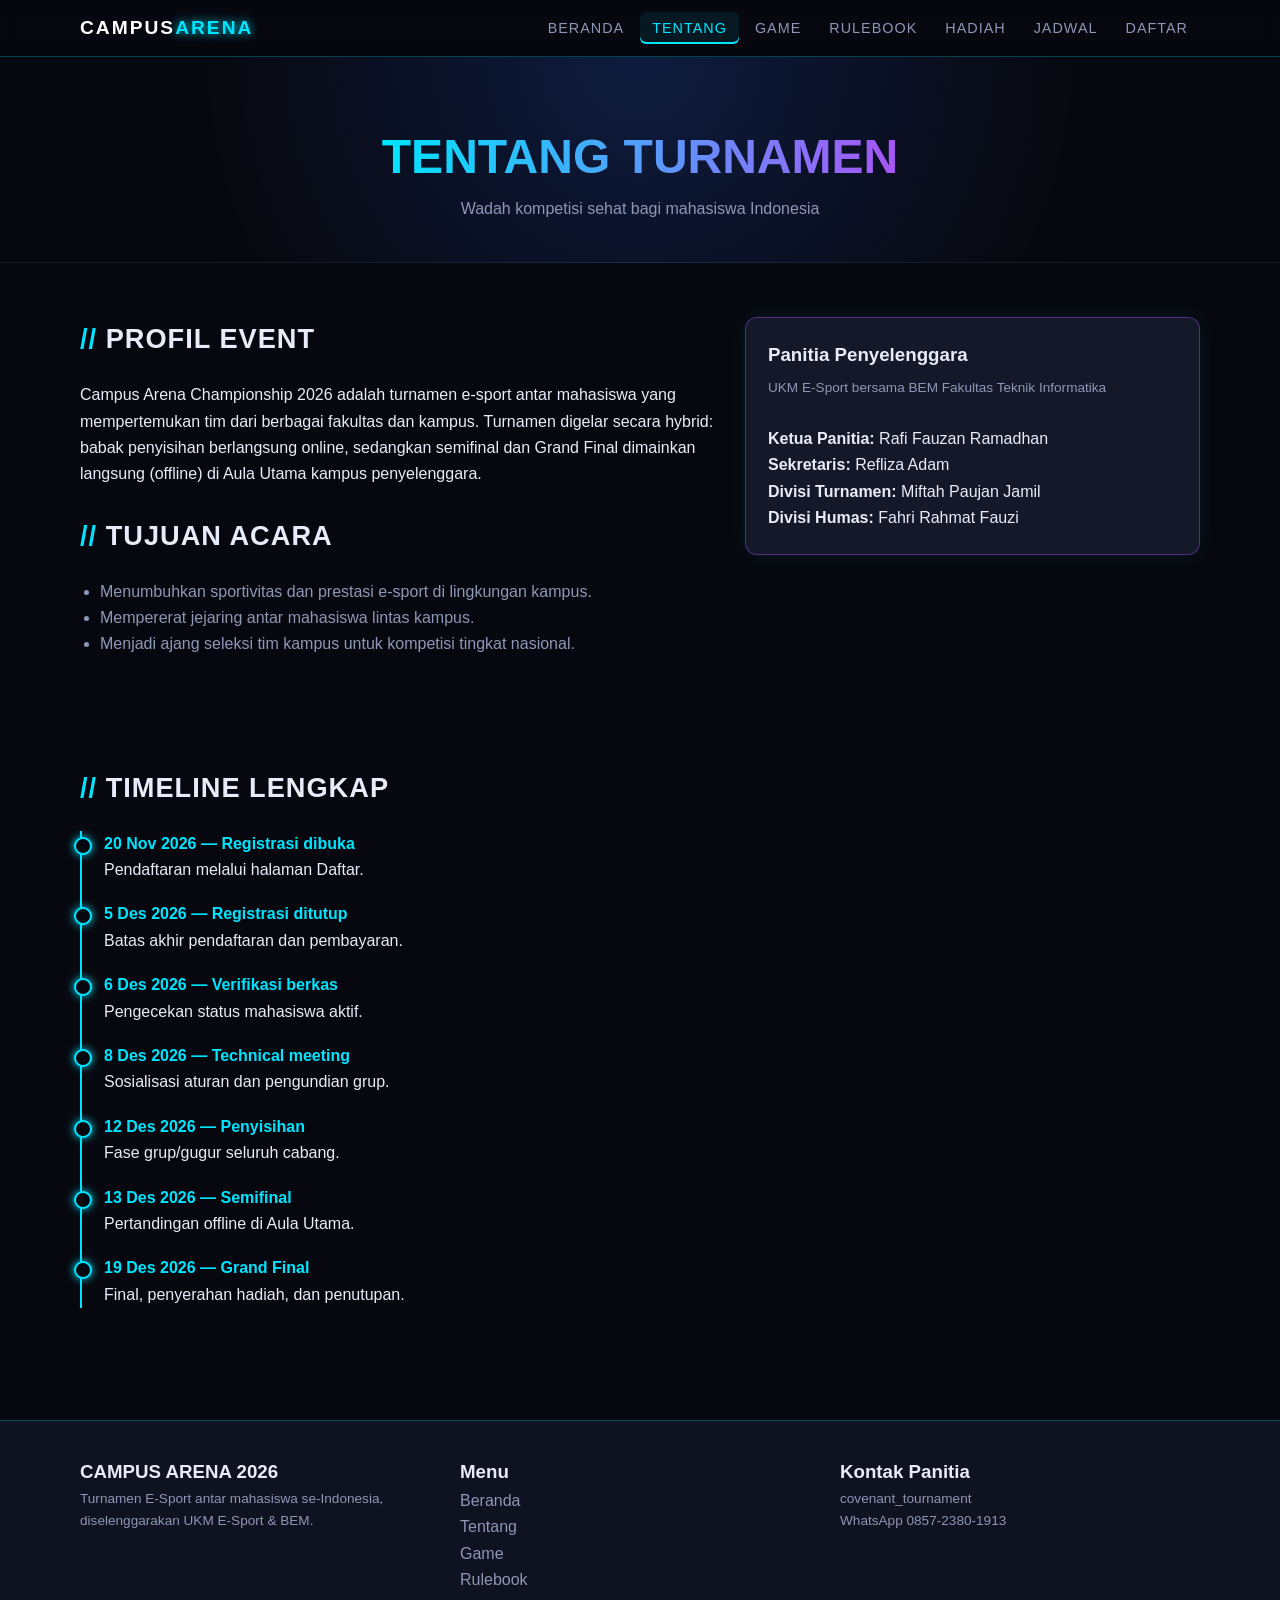
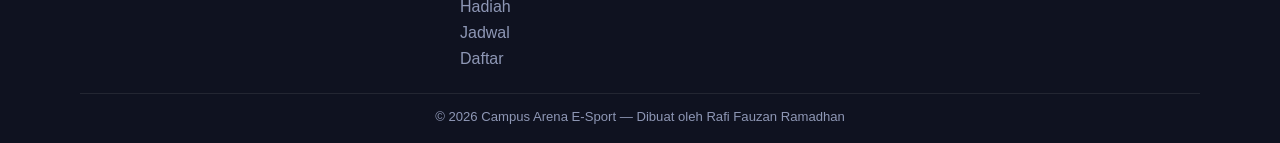
<file: tentang.html>
<!DOCTYPE html>
<html lang="id">

<head>
    <meta charset="UTF-8">
    <meta name="viewport" content="width=device-width,initial-scale=1">
    <title>Tentang Turnamen | CAMPUS ARENA 2026</title>
    <link rel="stylesheet" href="css/style.css">
</head>

<body>
    <header id="rafi_fauzan_ramadhan_header">
        <div class="rafi_fauzan_ramadhan_wadah rafi_fauzan_ramadhan_bar"><a class="rafi_fauzan_ramadhan_logo"
                href="index.html">CAMPUS<span>ARENA</span></a>
            <button id="rafi_fauzan_ramadhan_tombol_menu" aria-label="Menu">☰</button>
            <ul id="rafi_fauzan_ramadhan_menu_nav">
                <li><a href="index.html">Beranda</a></li>
                <li><a href="tentang.html" class="rafi_fauzan_ramadhan_aktif">Tentang</a></li>
                <li><a href="game.html">Game</a></li>
                <li><a href="rulebook.html">Rulebook</a></li>
                <li><a href="hadiah.html">Hadiah</a></li>
                <li><a href="jadwal.html">Jadwal</a></li>
                <li><a href="kontak.html">Daftar</a></li>
            </ul>
        </div>
    </header>
    <section class="rafi_fauzan_ramadhan_judul_halaman">
        <div class="rafi_fauzan_ramadhan_wadah">
            <h1><span class="rafi_fauzan_ramadhan_neon">Tentang Turnamen</span></h1>
            <p>Wadah kompetisi sehat bagi mahasiswa Indonesia</p>
        </div>
    </section>
    <section class="rafi_fauzan_ramadhan_seksi">
        <div class="rafi_fauzan_ramadhan_wadah rafi_fauzan_ramadhan_dua">
            <div>
                <h2>Profil Event</h2>
                <p>Campus Arena Championship 2026 adalah turnamen e-sport antar mahasiswa yang mempertemukan tim dari
                    berbagai fakultas dan kampus. Turnamen digelar secara hybrid: babak penyisihan berlangsung online,
                    sedangkan semifinal dan Grand Final dimainkan langsung (offline) di Aula Utama kampus penyelenggara.
                </p>
                <h2 style="margin-top:26px">Tujuan Acara</h2>
                <ul style="margin-left:20px;color:var(--redup)">
                    <li>Menumbuhkan sportivitas dan prestasi e-sport di lingkungan kampus.</li>
                    <li>Mempererat jejaring antar mahasiswa lintas kampus.</li>
                    <li>Menjadi ajang seleksi tim kampus untuk kompetisi tingkat nasional.</li>
                </ul>
            </div>
            <div class="rafi_fauzan_ramadhan_kartu rafi_fauzan_ramadhan_ungu">
                <h3>Panitia Penyelenggara</h3>
                <p class="rafi_fauzan_ramadhan_info">UKM E-Sport bersama BEM Fakultas Teknik Informatika</p><br>
                <p><b>Ketua Panitia:</b> Rafi Fauzan Ramadhan<br><b>Sekretaris:</b> Refliza Adam<br><b>Divisi Turnamen:</b>
                    Miftah Paujan Jamil<br><b>Divisi Humas:</b> Fahri Rahmat Fauzi</p>
            </div>
        </div>
    </section>
    <section class="rafi_fauzan_ramadhan_seksi">
        <div class="rafi_fauzan_ramadhan_wadah">
            <h2>Timeline Lengkap</h2>
            <ul class="rafi_fauzan_ramadhan_garis">
                <li><b>20 Nov 2026 — Registrasi dibuka</b><br>Pendaftaran melalui halaman Daftar.</li>
                <li><b>5 Des 2026 — Registrasi ditutup</b><br>Batas akhir pendaftaran dan pembayaran.</li>
                <li><b>6 Des 2026 — Verifikasi berkas</b><br>Pengecekan status mahasiswa aktif.</li>
                <li><b>8 Des 2026 — Technical meeting</b><br>Sosialisasi aturan dan pengundian grup.</li>
                <li><b>12 Des 2026 — Penyisihan</b><br>Fase grup/gugur seluruh cabang.</li>
                <li><b>13 Des 2026 — Semifinal</b><br>Pertandingan offline di Aula Utama.</li>
                <li><b>19 Des 2026 — Grand Final</b><br>Final, penyerahan hadiah, dan penutupan.</li>
            </ul>
        </div>
    </section>
    <footer id="rafi_fauzan_ramadhan_footer">
        <div class="rafi_fauzan_ramadhan_wadah">
            <div class="rafi_fauzan_ramadhan_foot_grid">
                <div>
                    <h3>CAMPUS ARENA 2026</h3>
                    <p class="rafi_fauzan_ramadhan_info">Turnamen E-Sport antar mahasiswa se-Indonesia, diselenggarakan
                        UKM E-Sport &amp; BEM.</p>
                </div>
                <div>
                    <h3>Menu</h3><a href="index.html">Beranda</a><a href="tentang.html">Tentang</a><a
                        href="game.html">Game</a><a href="rulebook.html">Rulebook</a><a href="hadiah.html">Hadiah</a><a
                        href="jadwal.html">Jadwal</a><a href="kontak.html">Daftar</a>
                </div>
                <div>
                    <h3>Kontak Panitia</h3>
                    <p class="rafi_fauzan_ramadhan_info">covenant_tournament<br>WhatsApp 0857-2380-1913</p>
                </div>
            </div>
            <p class="rafi_fauzan_ramadhan_hak">© 2026 Campus Arena E-Sport — Dibuat oleh Rafi Fauzan Ramadhan</p>
        </div>
    </footer>
    <script src="js/script.js"></script>
</body>

</html>
</file>
<file: css/style.css>
:root{--bg:#07080f;--bg2:#0f1220;--kartu:#141829;--cyan:#00e5ff;--ungu:#a855f7;--biru:#2f6bff;--teks:#e8ecf8;--redup:#8e97b5}
*{box-sizing:border-box;margin:0;padding:0}
body{font-family:'Segoe UI',Arial,sans-serif;background:var(--bg);color:var(--teks);line-height:1.65}
a{color:var(--cyan)}
.rafi_fauzan_ramadhan_wadah{width:min(1120px,92%);margin:auto}
#rafi_fauzan_ramadhan_header{position:sticky;top:0;z-index:50;background:#07080fee;border-bottom:1px solid #00e5ff44;backdrop-filter:blur(8px)}
.rafi_fauzan_ramadhan_bar{display:flex;justify-content:space-between;align-items:center;padding:12px 0}
.rafi_fauzan_ramadhan_logo{font-weight:800;letter-spacing:2px;text-decoration:none;color:#fff;font-size:1.2rem}
.rafi_fauzan_ramadhan_logo span{color:var(--cyan);text-shadow:0 0 10px var(--cyan)}
#rafi_fauzan_ramadhan_menu_nav{display:flex;gap:4px;list-style:none}
#rafi_fauzan_ramadhan_menu_nav a{color:var(--redup);text-decoration:none;padding:8px 12px;border-radius:6px;font-size:.9rem;text-transform:uppercase;letter-spacing:1px}
#rafi_fauzan_ramadhan_menu_nav a:hover,#rafi_fauzan_ramadhan_menu_nav a.rafi_fauzan_ramadhan_aktif{color:var(--cyan);background:#00e5ff15;box-shadow:inset 0 -2px var(--cyan)}
#rafi_fauzan_ramadhan_tombol_menu{display:none;background:none;border:1px solid var(--cyan);color:var(--cyan);font-size:1.6rem;padding:0 10px;border-radius:6px;cursor:pointer}
.rafi_fauzan_ramadhan_hero{padding:110px 0 90px;text-align:center;background:radial-gradient(circle at 50% 0,#a855f733,transparent 60%),linear-gradient(#00e5ff12 1px,transparent 1px) 0 0/48px 48px,linear-gradient(90deg,#00e5ff12 1px,transparent 1px) 0 0/48px 48px}
.rafi_fauzan_ramadhan_label{display:inline-block;border:1px solid var(--cyan);color:var(--cyan);padding:4px 16px;border-radius:30px;font-size:.8rem;letter-spacing:3px}
.rafi_fauzan_ramadhan_hero h1{font-size:clamp(2.4rem,8vw,5.4rem);line-height:1.05;margin:20px 0;font-weight:900;text-transform:uppercase}
.rafi_fauzan_ramadhan_neon{background:linear-gradient(90deg,var(--cyan),var(--ungu),var(--cyan));background-size:200%;-webkit-background-clip:text;background-clip:text;color:transparent;animation:rafi_fauzan_ramadhan_geser 4s linear infinite}
@keyframes rafi_fauzan_ramadhan_geser{to{background-position:200%}}
.rafi_fauzan_ramadhan_hero p{max-width:640px;margin:0 auto 28px;color:var(--redup)}
.rafi_fauzan_ramadhan_tombol{display:inline-block;padding:12px 28px;margin:5px;border-radius:6px;text-decoration:none;font-weight:700;letter-spacing:1px;text-transform:uppercase;border:0;cursor:pointer;font-size:.95rem;color:#07080f;background:linear-gradient(90deg,var(--cyan),var(--biru));box-shadow:0 0 18px #00e5ff66}
.rafi_fauzan_ramadhan_tombol:hover{transform:translateY(-2px);box-shadow:0 0 28px #00e5ffaa}
.rafi_fauzan_ramadhan_tombol_garis{background:none;color:var(--ungu);border:2px solid var(--ungu);box-shadow:0 0 14px #a855f755}
.rafi_fauzan_ramadhan_judul_halaman{padding:60px 0 40px;text-align:center;border-bottom:1px solid #ffffff10;background:radial-gradient(circle at 50% 0,#2f6bff33,transparent 65%)}
.rafi_fauzan_ramadhan_judul_halaman h1{font-size:clamp(1.8rem,5vw,3rem);text-transform:uppercase}
.rafi_fauzan_ramadhan_judul_halaman p{color:var(--redup)}
.rafi_fauzan_ramadhan_seksi{padding:54px 0}.rafi_fauzan_ramadhan_seksi h2{font-size:1.7rem;margin-bottom:20px;text-transform:uppercase;letter-spacing:1px}
.rafi_fauzan_ramadhan_seksi h2::before{content:'// ';color:var(--cyan)}
.rafi_fauzan_ramadhan_grid{display:grid;grid-template-columns:repeat(auto-fit,minmax(240px,1fr));gap:20px}
.rafi_fauzan_ramadhan_kartu{background:var(--kartu);border:1px solid #00e5ff44;border-radius:12px;padding:22px;box-shadow:0 0 18px #00e5ff14;transition:.25s}
.rafi_fauzan_ramadhan_kartu:hover{border-color:var(--cyan);box-shadow:0 0 24px #00e5ff55;transform:translateY(-4px)}
.rafi_fauzan_ramadhan_kartu h3{margin-bottom:6px}.rafi_fauzan_ramadhan_ikon{font-size:2rem;color:var(--cyan)}
.rafi_fauzan_ramadhan_ungu{border-color:#a855f766}.rafi_fauzan_ramadhan_ungu:hover{border-color:var(--ungu);box-shadow:0 0 24px #a855f755}
.rafi_fauzan_ramadhan_badge{display:inline-block;font-size:.72rem;font-weight:700;padding:2px 10px;border-radius:20px;background:#a855f733;color:#d8b4fe;border:1px solid var(--ungu);margin:2px 2px 6px 0;text-transform:uppercase}
.rafi_fauzan_ramadhan_badge_cyan{background:#00e5ff22;color:var(--cyan);border-color:var(--cyan)}
.rafi_fauzan_ramadhan_angka{font-size:2.4rem;font-weight:900}
.rafi_fauzan_ramadhan_prize{text-align:center;padding:34px;border-radius:14px;background:linear-gradient(135deg,#2f6bff33,#a855f733);border:1px solid var(--cyan);box-shadow:0 0 30px #00e5ff44}
.rafi_fauzan_ramadhan_prize .rafi_fauzan_ramadhan_angka{font-size:clamp(2.4rem,8vw,4.4rem)}
.rafi_fauzan_ramadhan_garis{list-style:none;border-left:2px solid var(--cyan);padding-left:22px}
.rafi_fauzan_ramadhan_garis li{position:relative;margin-bottom:18px}
.rafi_fauzan_ramadhan_garis li::before{content:'';position:absolute;left:-30px;top:6px;width:14px;height:14px;border-radius:50%;background:var(--bg);border:2px solid var(--cyan);box-shadow:0 0 8px var(--cyan)}
.rafi_fauzan_ramadhan_garis b{color:var(--cyan)}
.rafi_fauzan_ramadhan_scroll{overflow-x:auto}
table{width:100%;border-collapse:collapse;margin:12px 0;background:var(--kartu);min-width:520px}
th,td{padding:11px 14px;border:1px solid #ffffff15;text-align:left}
th{background:#00e5ff1f;color:var(--cyan);text-transform:uppercase;font-size:.85rem;letter-spacing:1px}
tr:hover td{background:#ffffff08}
.rafi_fauzan_ramadhan_emas{color:#ffd54a}.rafi_fauzan_ramadhan_perak{color:#cfd8e6}.rafi_fauzan_ramadhan_perunggu{color:#e0904f}
.rafi_fauzan_ramadhan_podium{text-align:center}.rafi_fauzan_ramadhan_podium .rafi_fauzan_ramadhan_angka{font-size:1.7rem}
.rafi_fauzan_ramadhan_tab_bar,.rafi_fauzan_ramadhan_filter{display:flex;flex-wrap:wrap;gap:8px;margin-bottom:22px}
.rafi_fauzan_ramadhan_tab_bar button,.rafi_fauzan_ramadhan_filter button{background:var(--kartu);color:var(--redup);border:1px solid #ffffff25;padding:10px 20px;border-radius:6px;cursor:pointer;font-weight:600;font-size:.9rem}
.rafi_fauzan_ramadhan_tab_bar button.rafi_fauzan_ramadhan_aktif,.rafi_fauzan_ramadhan_filter button.rafi_fauzan_ramadhan_aktif,.rafi_fauzan_ramadhan_tab_bar button:hover,.rafi_fauzan_ramadhan_filter button:hover{color:#07080f;background:var(--cyan);border-color:var(--cyan);box-shadow:0 0 14px #00e5ff77}
.rafi_fauzan_ramadhan_panel{display:none}.rafi_fauzan_ramadhan_panel.rafi_fauzan_ramadhan_aktif{display:block;animation:rafi_fauzan_ramadhan_muncul .35s}
@keyframes rafi_fauzan_ramadhan_muncul{from{opacity:0;transform:translateY(8px)}}
.rafi_fauzan_ramadhan_aturan{background:var(--kartu);border:1px solid #ffffff20;border-radius:10px;margin-bottom:10px;overflow:hidden}
.rafi_fauzan_ramadhan_aturan_judul{width:100%;text-align:left;background:none;border:0;color:var(--teks);padding:16px 18px;font-size:1rem;font-weight:600;cursor:pointer;display:flex;justify-content:space-between;gap:10px}
.rafi_fauzan_ramadhan_aturan_judul::after{content:'+';color:var(--cyan);font-size:1.3rem}
.rafi_fauzan_ramadhan_aturan.rafi_fauzan_ramadhan_buka{border-color:var(--cyan)}.rafi_fauzan_ramadhan_aturan.rafi_fauzan_ramadhan_buka .rafi_fauzan_ramadhan_aturan_judul::after{content:'−'}
.rafi_fauzan_ramadhan_aturan_isi{display:none;padding:0 18px 16px;color:var(--redup)}.rafi_fauzan_ramadhan_aturan.rafi_fauzan_ramadhan_buka .rafi_fauzan_ramadhan_aturan_isi{display:block}
.rafi_fauzan_ramadhan_aturan_isi li{margin-left:20px}
.rafi_fauzan_ramadhan_sembunyi{display:none!important}
.rafi_fauzan_ramadhan_dua{display:grid;grid-template-columns:1.4fr 1fr;gap:28px;align-items:start}
.rafi_fauzan_ramadhan_form .rafi_fauzan_ramadhan_baris{display:flex;flex-direction:column;margin-bottom:14px}
.rafi_fauzan_ramadhan_form label{font-weight:600;margin-bottom:4px;font-size:.9rem}
.rafi_fauzan_ramadhan_form input,.rafi_fauzan_ramadhan_form select,.rafi_fauzan_ramadhan_form textarea{background:#0b0e1a;color:var(--teks);border:1px solid #ffffff30;border-radius:8px;padding:10px;font:inherit}
.rafi_fauzan_ramadhan_form input:focus,.rafi_fauzan_ramadhan_form select:focus,.rafi_fauzan_ramadhan_form textarea:focus{outline:0;border-color:var(--cyan);box-shadow:0 0 10px #00e5ff55}
.rafi_fauzan_ramadhan_galat{color:#ff5c7a;font-size:.82rem;min-height:1em}
.rafi_fauzan_ramadhan_info{color:var(--redup);font-size:.85rem}
#rafi_fauzan_ramadhan_modal{position:fixed;inset:0;background:#000b;display:none;align-items:center;justify-content:center;z-index:100;padding:16px}
#rafi_fauzan_ramadhan_modal.rafi_fauzan_ramadhan_buka{display:flex}
.rafi_fauzan_ramadhan_modal_isi{background:var(--kartu);border:1px solid var(--cyan);box-shadow:0 0 40px #00e5ff66;border-radius:14px;padding:26px;width:min(520px,100%);max-height:90vh;overflow:auto}
.rafi_fauzan_ramadhan_modal_isi h3{color:var(--cyan);margin-bottom:12px}
.rafi_fauzan_ramadhan_modal_isi dt{color:var(--redup);font-size:.8rem;text-transform:uppercase;margin-top:8px}
.rafi_fauzan_ramadhan_modal_isi dd{white-space:pre-line;word-break:break-word}
#rafi_fauzan_ramadhan_footer{margin-top:40px;padding:36px 0 16px;border-top:1px solid #00e5ff44;background:var(--bg2)}
.rafi_fauzan_ramadhan_foot_grid{display:grid;grid-template-columns:repeat(auto-fit,minmax(200px,1fr));gap:20px}
#rafi_fauzan_ramadhan_footer a{display:block;color:var(--redup);text-decoration:none}#rafi_fauzan_ramadhan_footer a:hover{color:var(--cyan)}
.rafi_fauzan_ramadhan_hak{text-align:center;font-size:.82rem;color:var(--redup);margin-top:20px;border-top:1px solid #ffffff15;padding-top:12px}
@media(max-width:860px){
#rafi_fauzan_ramadhan_tombol_menu{display:block}
#rafi_fauzan_ramadhan_menu_nav{display:none;position:absolute;top:100%;left:0;right:0;background:#07080ffa;flex-direction:column;padding:10px 4%;border-bottom:1px solid var(--cyan)}
#rafi_fauzan_ramadhan_menu_nav.rafi_fauzan_ramadhan_buka{display:flex}
.rafi_fauzan_ramadhan_dua{grid-template-columns:1fr}}

/* Background foto untuk kartu cabang game */
.rafi_fauzan_ramadhan_bg_ml,.rafi_fauzan_ramadhan_bg_valorant,.rafi_fauzan_ramadhan_bg_pubg,.rafi_fauzan_ramadhan_bg_efootball{background-size:cover;background-position:center;background-repeat:no-repeat;position:relative;overflow:hidden}
.rafi_fauzan_ramadhan_bg_ml{background-image:linear-gradient(180deg,rgba(14,18,32,.72),rgba(14,18,32,.90)),url('../img/mlbb.jpg')}
.rafi_fauzan_ramadhan_bg_valorant{background-image:linear-gradient(180deg,rgba(14,18,32,.72),rgba(14,18,32,.90)),url('../img/valorant.jpg')}
.rafi_fauzan_ramadhan_bg_pubg{background-image:linear-gradient(180deg,rgba(14,18,32,.72),rgba(14,18,32,.90)),url('../img/pubg.jpg')}
.rafi_fauzan_ramadhan_bg_efootball{background-image:linear-gradient(180deg,rgba(14,18,32,.72),rgba(14,18,32,.90)),url('../img/efootball.jpg')}
.rafi_fauzan_ramadhan_kartu table{background:rgba(14,18,32,.75);backdrop-filter:blur(4px)}
</file>
